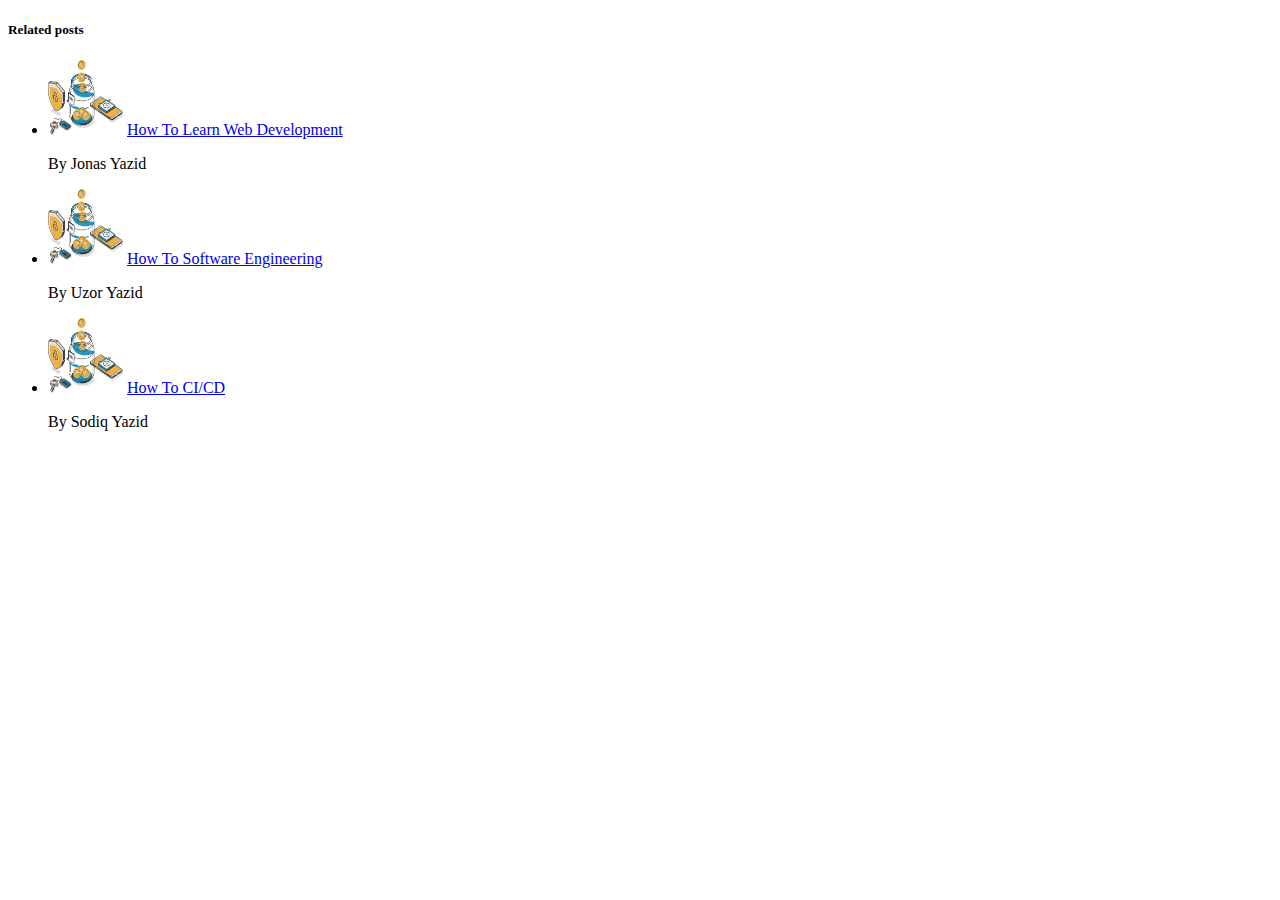
<file: challenge-1/index.html>
<!DOCTYPE html>
<html lang="en">
  <head>
    <meta charset="UTF-8" />
    <meta http-equiv="X-UA-Compatible" content="IE=edge" />
    <meta name="viewport" content="width=device-width, initial-scale=1.0" />
    <title>Document</title>
  </head>
  <body>
    <aside>
      <header>
        <h5>Related posts</h5>
      </header>
      <div>
        <ul>
          <li>
            <img src="nairaImage.png" alt="An Image" width="75" height="75"/>
            <a href="#">How To Learn Web Development</a>
            <p>By Jonas Yazid</p>
          </li>
          <li>
            <img src="nairaImage.png" alt="An Image" width="75" height="75"/>
            <a href="#">How To Software Engineering</a>
            <p>By Uzor Yazid</p>
          </li>
          <li>
            <img src="nairaImage.png" alt="An Image" width="75" height="75"/>
            <a href="#">How To CI/CD</a>
            <p>By Sodiq Yazid</p>
          </li>
        </ul>
      </div>
    </aside>
  </body>
</html>
</file>
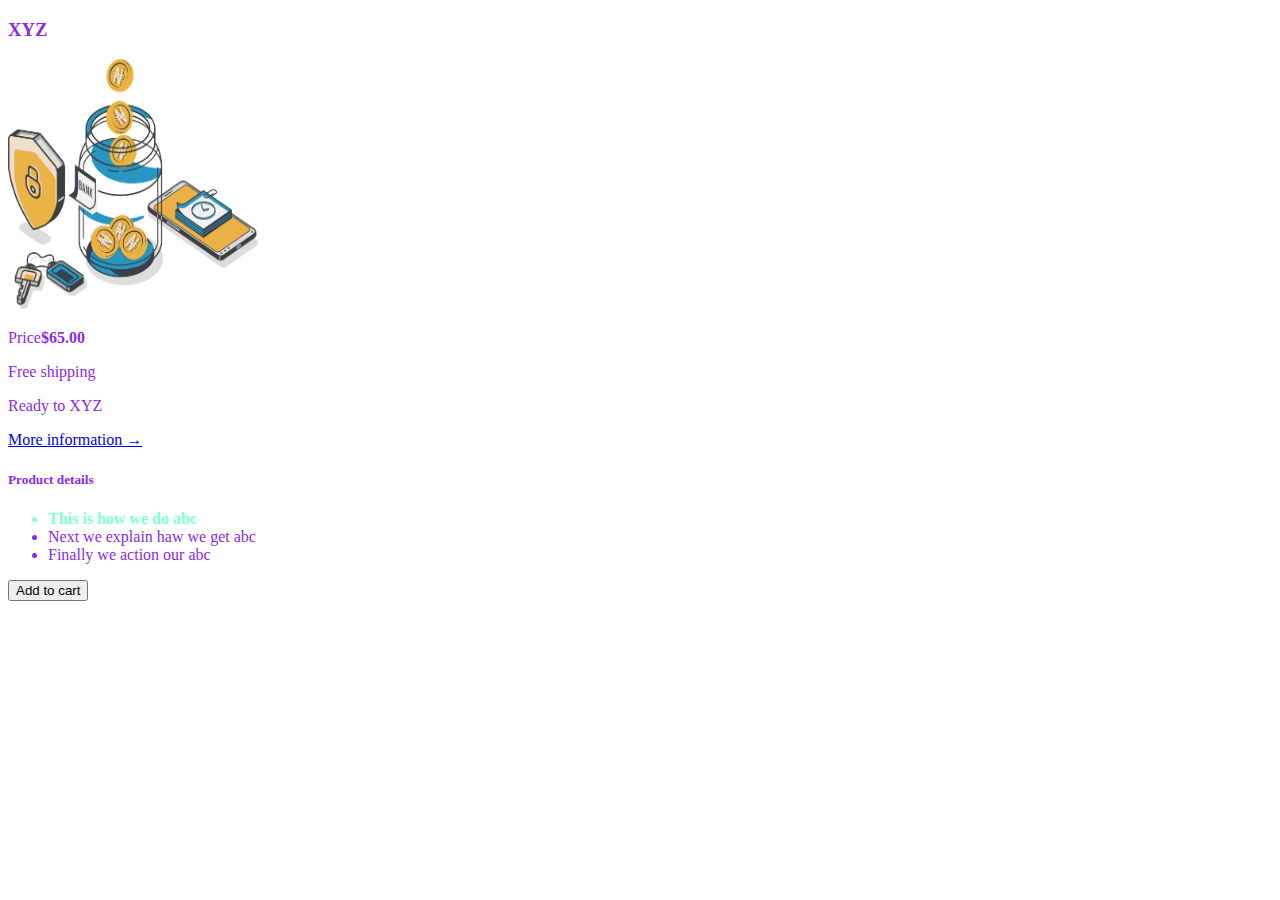
<file: challenge-2/index.html>
<!DOCTYPE html>
<html lang="en">
  <head>
    <meta charset="UTF-8" />
    <meta http-equiv="X-UA-Compatible" content="IE=edge" />
    <meta name="viewport" content="width=device-width, initial-scale=1.0" />
    <link rel="stylesheet" href="style.css">
    <title>Document</title>
  </head>
  <body>
    <aside>
      <header>
        <h3>XYZ</h3>
      </header>
      <div>
        <img src="nairaImage.png" alt="Naira-Image" width="250" height="250" />
        <p>Price<strong>$65.00</strong></p>
        <p>Free shipping</p>
        <p>Ready to XYZ</p>
        <a href="#">More information &rarr;</a>
        <div>
          <header>
            <h5>Product details</h5>
            <ul>
              <li>This is how we do abc</li>
              <li>Next we explain haw we get abc</li>
              <li>Finally we action our abc</li>
            </ul>
            <button>Add to cart</button>
          </header>
        </div>
      </div>
    </aside>
  </body>
</html>
</file>
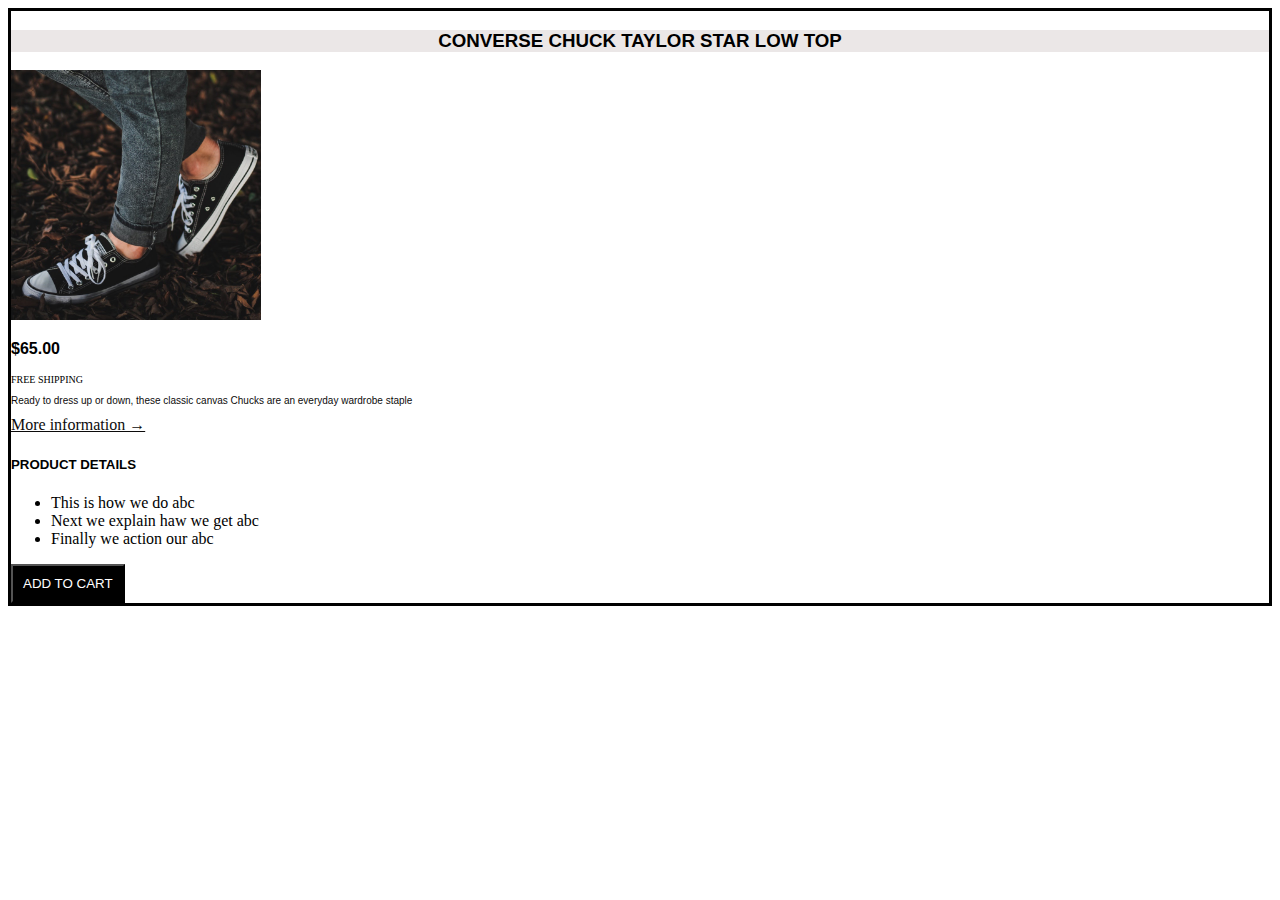
<file: challenge-3/index.html>
<!DOCTYPE html>
<html lang="en">
  <head>
    <meta charset="UTF-8" />
    <meta http-equiv="X-UA-Compatible" content="IE=edge" />
    <meta name="viewport" content="width=device-width, initial-scale=1.0" />
    <link rel="stylesheet" href="style.css" />
    <title>Document</title>
  </head>
  <body>
    <aside>
      <header class="header">
        <h3>CONVERSE CHUCK TAYLOR STAR LOW TOP</h3>
      </header>
      <div>
        <img src="img/challenges.jpg" alt="Naira-Image" width="250" height="250" />
        <p class="price"><strong>$65.00</strong></p>
        <p>Free shipping</p>
        <p>Ready to dress up or down, these classic canvas Chucks are an everyday wardrobe staple</p>
        <a href="#">More information &rarr;</a>
        <div>
          <header>
            <h5>Product details</h5>
            <ul>
              <li>This is how we do abc</li>
              <li>Next we explain haw we get abc</li>
              <li>Finally we action our abc</li>
            </ul>
            <button>Add to cart</button>
          </header>
        </div>
      </div>
    </aside>
  </body>
</html>
</file>
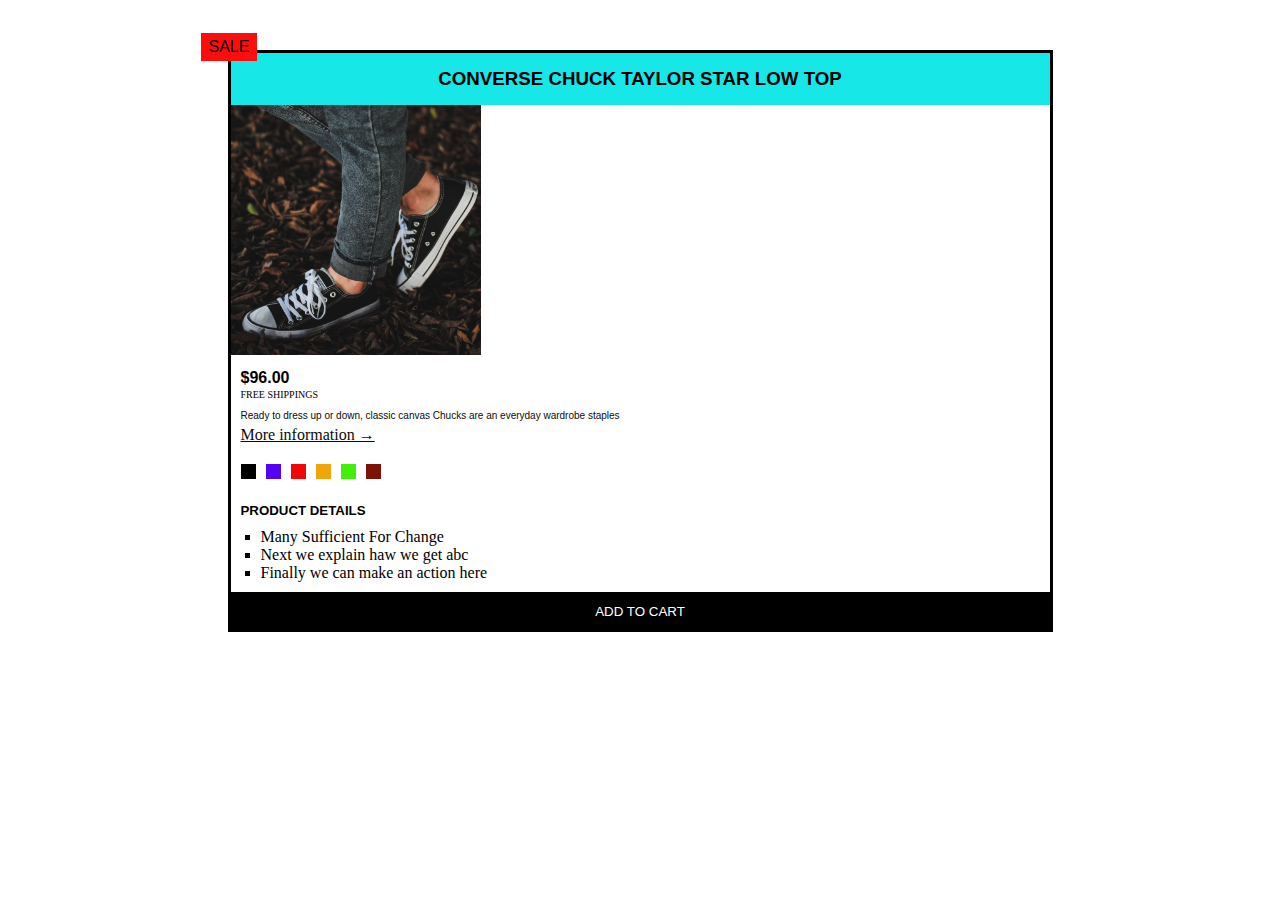
<file: challenge-4/index.html>
<!DOCTYPE html>
<html lang="en">
  <head>
    <meta charset="UTF-8" />
    <meta http-equiv="X-UA-Compatible" content="IE=edge" />
    <meta name="viewport" content="width=device-width, initial-scale=1.0" />
    <link rel="stylesheet" href="style.css" />
    <title>Document</title>
  </head>
  <body>
    <div class="container">
      <aside class="aside">
        <header class="header">
          <h3>CONVERSE CHUCK TAYLOR STAR LOW TOP</h3>
        </header>
        <div>
          <img
            src="img/challenges.jpg"
            alt="Naira-Image"
            width="250"
            height="250"
            class="imgs"
          />
          <p class="price details"><strong>$96.00</strong></p>
          <p class="shipping details">Free shippings</p>
          <p class="details">
            Ready to dress up or down, classic canvas Chucks are an everyday
            wardrobe staples
          </p>
          <a class="details" href="#">More information &rarr;</a>
          <div class="number_parent">
            <div class="first"></div>
            <div class="second"></div>
            <div class="third"></div>
            <div class="fourth"></div>
            <div class="fifth"></div>
            <div class="sixth"></div>
          </div>

          <div>
            <header>
              <h5 class="product_details details">Product details</h5>
              <ul>
                <li>Many Sufficient For Change</li>
                <li>Next we explain haw we get abc</li>
                <li>Finally we can make an action here</li>
              </ul>
              <button class="btn">Add to cart</button>
            </header>
          </div>
        </div>
      </aside>
    </div>
  </body>
</html>
</file>
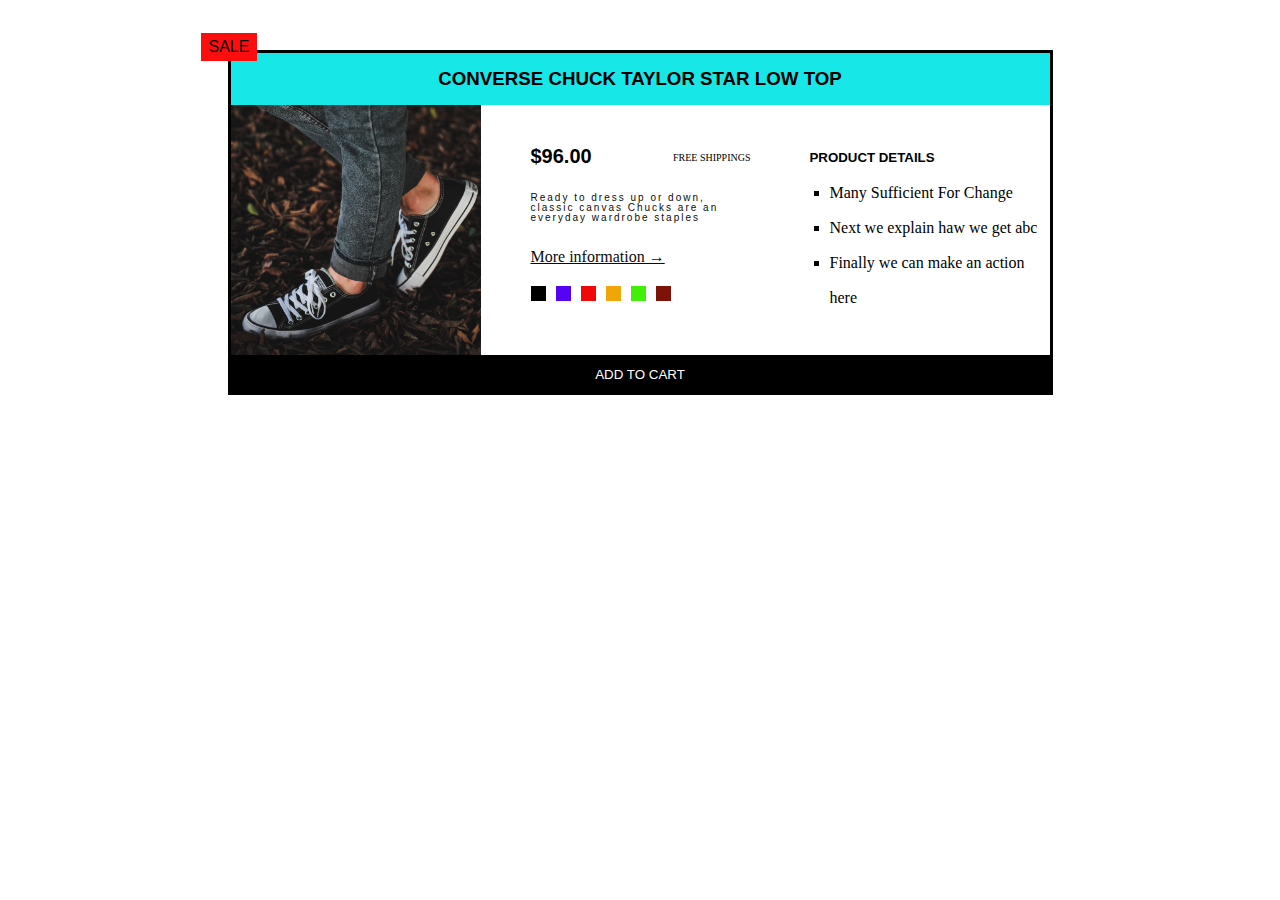
<file: challenge-5/index.html>
<!DOCTYPE html>
<html lang="en">
  <head>
    <meta charset="UTF-8" />
    <meta http-equiv="X-UA-Compatible" content="IE=edge" />
    <meta name="viewport" content="width=device-width, initial-scale=1.0" />
    <link rel="stylesheet" href="style.css" />
    <title>Document</title>
  </head>
  <body>
    <div class="container">
      <aside class="aside">
        <header class="header">
          <h3>CONVERSE CHUCK TAYLOR STAR LOW TOP</h3>
        </header>
        <div>
          <img src="img/challenges.jpg" alt="Naira-Image" width=250"
          height="250" class="imgs" />
          <div class="gallery">
            <div>
              <p class="price_1 details"><strong>$96.00</strong></p>
              <p class="shipping_1 details">Free shippings</p>
            </div>
            <div>
              <p class="text details">
                Ready to dress up or down, classic canvas Chucks are an everyday
                wardrobe staples
              </p>
            </div>
            <a class="details" href="#">More information &rarr;</a>
            <div class="number_parent">
              <div class="first"></div>
              <div class="second"></div>
              <div class="third"></div>
              <div class="fourth"></div>
              <div class="fifth"></div>
              <div class="sixth"></div>
            </div>
          </div>
          <div class="product_info">
            <header>
              <h5 class="product_details details">Product details</h5>
              <ul>
                <li>Many Sufficient For Change</li>
                <li>Next we explain haw we get abc</li>
                <li>Finally we can make an action here</li>
              </ul>
            </header>
          </div>
          <footer class="foot">
            <button class="btn">Add to cart</button>
          </footer>
        </div>
      </aside>
    </div>
  </body>
</html>
</file>
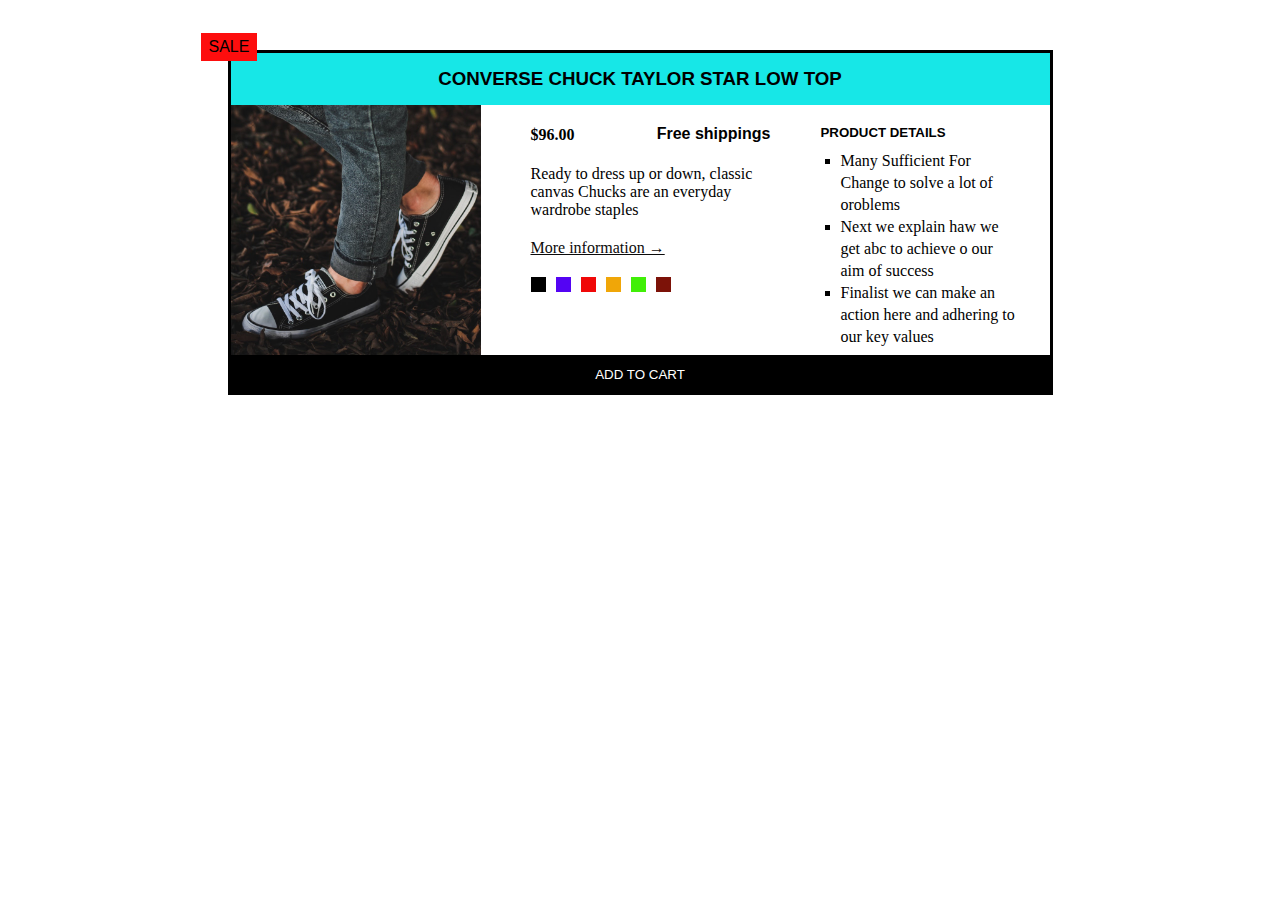
<file: challenge-6/index.html>
<!DOCTYPE html>
<html lang="en">
  <head>
    <meta charset="UTF-8" />
    <meta http-equiv="X-UA-Compatible" content="IE=edge" />
    <meta name="viewport" content="width=device-width, initial-scale=1.0" />
    <link rel="stylesheet" href="style.css" />
    <title>Document</title>
  </head>
  <body>
    <div class="container">
      <aside class="aside">
        <header class="header">
          <h3>CONVERSE CHUCK TAYLOR STAR LOW TOP</h3>
        </header>
        <div class="row">
          <img
            src="img/challenges.jpg"
            alt="Naira-Image"
            width="250"
            height="250"
            class="imgs"
          />
          <div class="price_info">
            <div class="price_ship">
              <p class="price details"><strong>$96.00</strong></p>
              <p class="shipping details">Free shippings</p>
            </div>
            <div class="price_text">
              <p class="text details">
                Ready to dress up or down, classic canvas Chucks are an everyday
                wardrobe staples
              </p>
            </div>
            <a class="details" href="#">More information &rarr;</a>
            <div class="number_parent">
              <div class="first"></div>
              <div class="second"></div>
              <div class="third"></div>
              <div class="fourth"></div>
              <div class="fifth"></div>
              <div class="sixth"></div>
            </div>
          </div>

          <div>
            <header>
              <h5 class="product_details details">Product details</h5>
              <ul class="my_list">
                <li>Many Sufficient For Change to solve a lot of oroblems</li>
                <li>Next we explain haw we get abc to achieve o our aim of success</li>
                <li>Finalist we can make an action here and adhering to our key values</li>
              </ul>
            </header>
          </div>
        </div>
        <footer>
          <button class="btn">Add to cart</button>
        </footer>
      </aside>
    </div>
  </body>
</html>
</file>
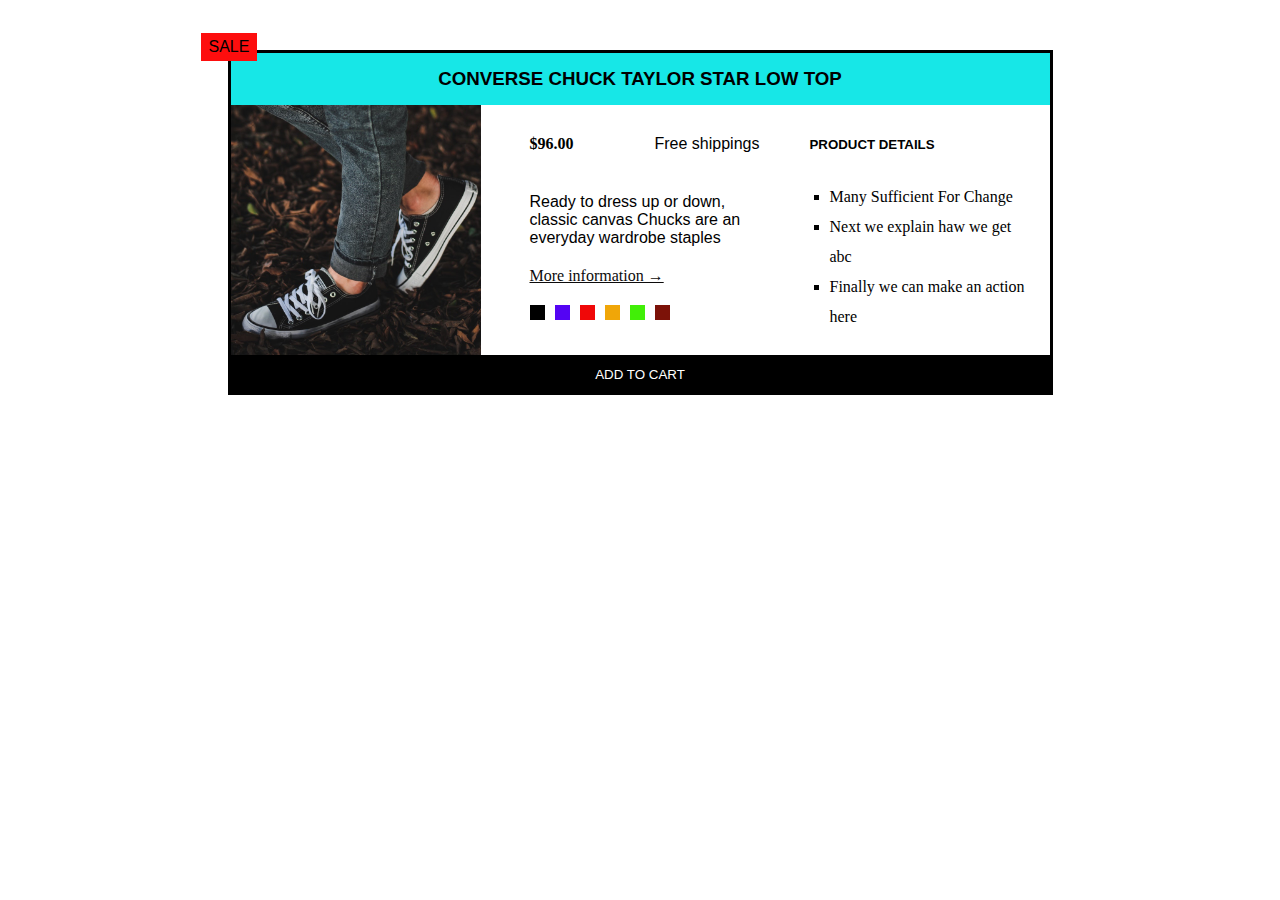
<file: challenge-7/index.html>
<!DOCTYPE html>
<html lang="en">
  <head>
    <meta charset="UTF-8" />
    <meta http-equiv="X-UA-Compatible" content="IE=edge" />
    <meta name="viewport" content="width=device-width, initial-scale=1.0" />
    <link rel="stylesheet" href="index.css" />
    <title>Document</title>
  </head>
  <body>
    <div class="container">
      <aside class="aside">
        <header class="header">
          <h3>CONVERSE CHUCK TAYLOR STAR LOW TOP</h3>
        </header>
        <div class="container-2">
          <img
            src="img/challenges.jpg"
            alt="Naira-Image"
            width="250"
            height="250"
            class="imgs"
          />
          <div>
            <div class="price_ship">
                <p class="price details"><strong>$96.00</strong></p>
                <p class="shipping details">Free shippings</p>
            </div>
            <p class="text details">
              Ready to dress up or down, classic canvas Chucks are an everyday
              wardrobe staples
            </p>
            <a class="details" href="#">More information &rarr;</a>
            <div class="number_parent">
              <div class="first"></div>
              <div class="second"></div>
              <div class="third"></div>
              <div class="fourth"></div>
              <div class="fifth"></div>
              <div class="sixth"></div>
            </div>
          </div>

          <div>
            <header>
              <h5 class="product_details details">Product details</h5>
              <ul class="line_class">
                <li>Many Sufficient For Change</li>
                <li>Next we explain haw we get abc</li>
                <li>Finally we can make an action here</li>
              </ul>
            </header>
          </div>
          <footer>
            <button class="btn">Add to cart</button>
          </footer>
        </div>
      </aside>
    </div>
  </body>
</html>
</file>
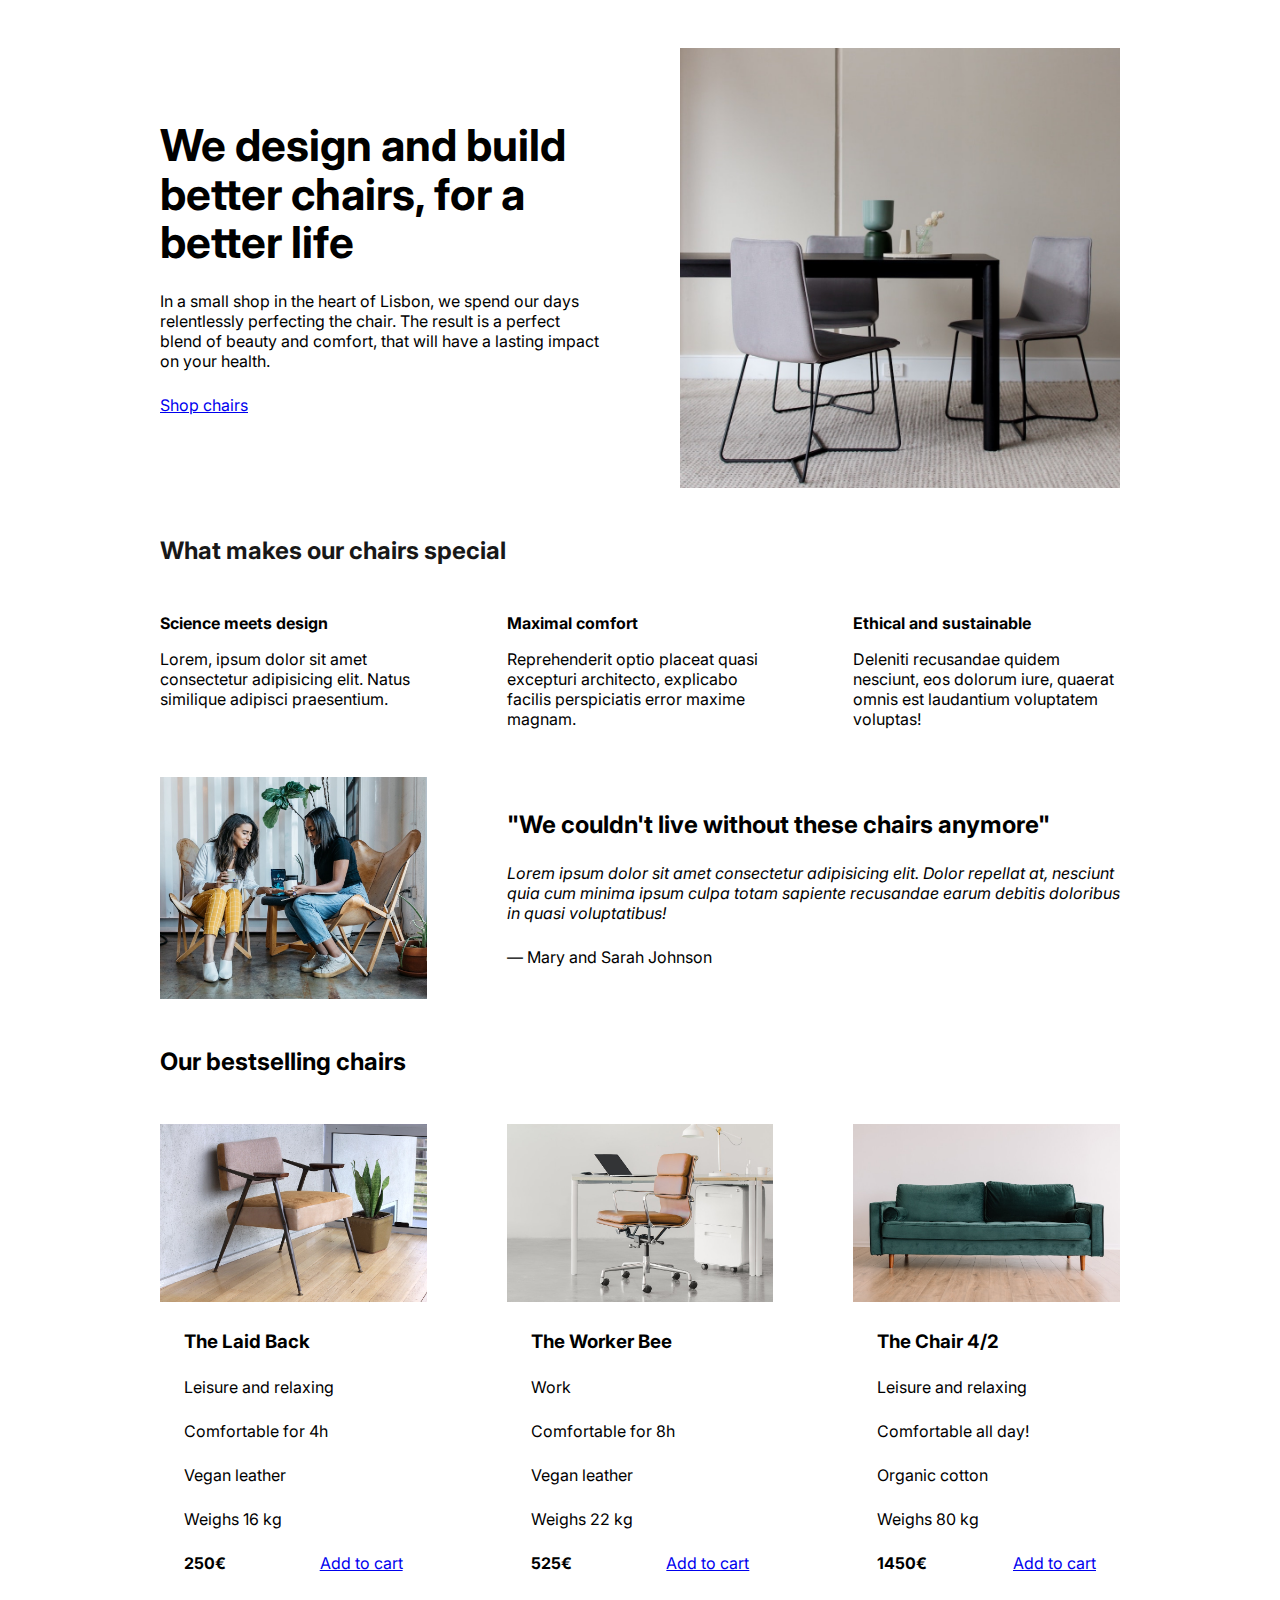
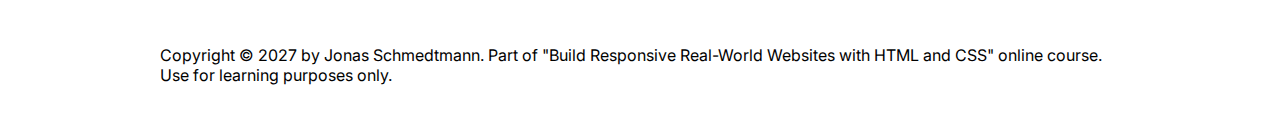
<file: sec-5/index.html>
<!DOCTYPE html>
<html lang="en">
  <head>
    <meta charset="UTF-8" />
    <meta http-equiv="X-UA-Compatible" content="IE=edge" />
    <meta name="viewport" content="width=device-width, initial-scale=1.0" />

    <link rel="preconnect" href="https://fonts.googleapis.com" />
    <link rel="preconnect" href="https://fonts.gstatic.com" crossorigin />
    <link
      href="https://fonts.googleapis.com/css2?family=Inter:wght@400;500;700&display=swap"
      rel="stylesheet"
    />
    
    <link rel="stylesheet" href="index.css" />
    <title>Lisbon Chair Shop</title>
  </head>
  <body>
    <div class="container">
      <header>
        <div class="header-text-box">
          <h1>We design and build better chairs, for a better life</h1>
          <p class="header-text">
            In a small shop in the heart of Lisbon, we spend our days
            relentlessly perfecting the chair. The result is a perfect blend of
            beauty and comfort, that will have a lasting impact on your health.
          </p>
          <a class="btn btn--big" href="#">Shop chairs</a>
        </div>
        <img src="hero.jpg" class="hero--image" alt="Photo" />
      </header>

      <section>
        <h2 class="h2--header">What makes our chairs special</h2>
        <div class="grid-3-cols">
          <div>
            <p class="features-title"><strong>Science meets design</strong></p>
            <p class="features-text">
              Lorem, ipsum dolor sit amet consectetur adipisicing elit. Natus
              similique adipisci praesentium.
            </p>
          </div>

          <div>
            <p class="features-title">
              <strong>Maximal comfort</strong>
            </p>
            <p class="features-text">
              Reprehenderit optio placeat quasi excepturi architecto, explicabo
              facilis perspiciatis error maxime magnam.
            </p>
          </div>

          <div>
            <p class="features-title">
              <strong>Ethical and sustainable</strong>
            </p>
            <p class="features-text">
              Deleniti recusandae quidem nesciunt, eos dolorum iure, quaerat
              omnis est laudantium voluptatem voluptas!
            </p>
          </div>
        </div>
      </section>

      <section class="testimonial-section">
        <div class="grid-3-cols">
          <img src="customers.jpg" alt="People sitting on chairs" />
          <div class="testimonial-box">
            <h2>"We couldn't live without these chairs anymore"</h2>
            <blockquote class="testimonial-text">
              Lorem ipsum dolor sit amet consectetur adipisicing elit. Dolor
              repellat at, nesciunt quia cum minima ipsum culpa totam sapiente
              recusandae earum debitis doloribus in quasi voluptatibus!
            </blockquote>
            <p class="testimonial-author">&mdash; Mary and Sarah Johnson</p>
          </div>
        </div>
      </section>

      <section>
        <h2>Our bestselling chairs</h2>
        <div class="grid-3-cols">
          <figure class="chair">
            <img src="chair-1.jpg" alt="Chair" />
            <div class="chair-box">
              <h3>The Laid Back</h3>
              <ul class="chair-details">
                <li>
                  <span>Leisure and relaxing</span>
                </li>
                <li>
                  <span>Comfortable for 4h</span>
                </li>
                <li>
                  <span>Vegan leather</span>
                </li>
                <li>
                  <span>Weighs 16 kg</span>
                </li>
              </ul>
              <div class="chair-price">
                <strong>250€</strong>
                <a href="#" class="btn btn--small">Add to cart</a>
              </div>
            </div>
          </figure>

          <figure class="chair">
            <img src="chair-2.jpg" alt="Chair" />
            <div class="chair-box">
              <h3>The Worker Bee</h3>
              <ul class="chair-details">
                <li>
                  <span>Work</span>
                </li>
                <li>
                  <span>Comfortable for 8h</span>
                </li>
                <li>
                  <span>Vegan leather</span>
                </li>
                <li>
                  <span>Weighs 22 kg</span>
                </li>
              </ul>
              <div class="chair-price">
                <strong>525€</strong>
                <a href="#" class="btn btn--small">Add to cart</a>
              </div>
            </div>
          </figure>

          <figure class="chair">
            <img src="chair-3.jpg" alt="Chair" />
            <div class="chair-box">
              <h3>The Chair 4/2</h3>
              <ul class="chair-details">
                <li>
                  <span>Leisure and relaxing</span>
                </li>
                <li>
                  <span>Comfortable all day!</span>
                </li>
                <li>
                  <span>Organic cotton</span>
                </li>
                <li>
                  <span>Weighs 80 kg</span>
                </li>
              </ul>
              <div class="chair-price">
                <strong>1450€</strong>
                <a href="#" class="btn btn--small">Add to cart</a>
              </div>
            </div>
          </figure>
        </div>
      </section>

      <footer>
        Copyright &copy; 2027 by Jonas Schmedtmann. Part of "Build Responsive
        Real-World Websites with HTML and CSS" online course. Use for learning
        purposes only.
      </footer>
    </div>
  </body>
</html>
</file>
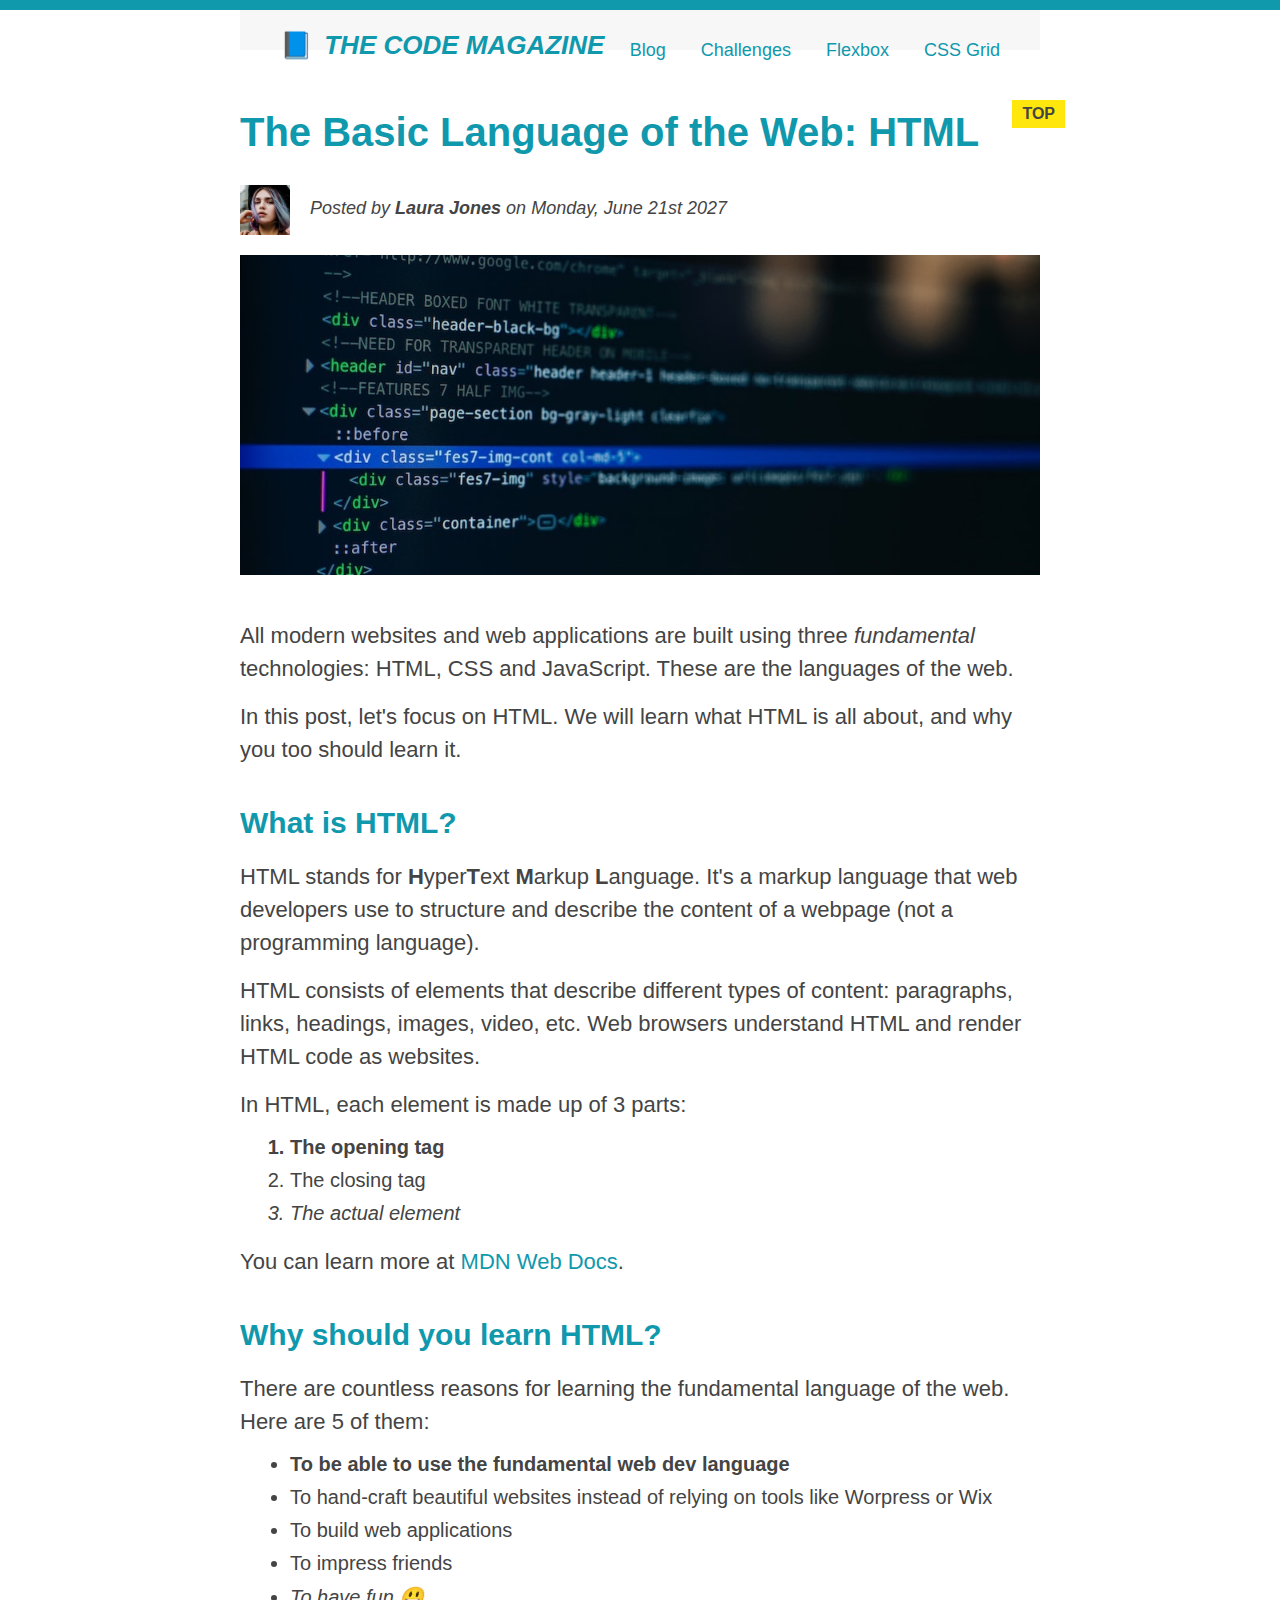
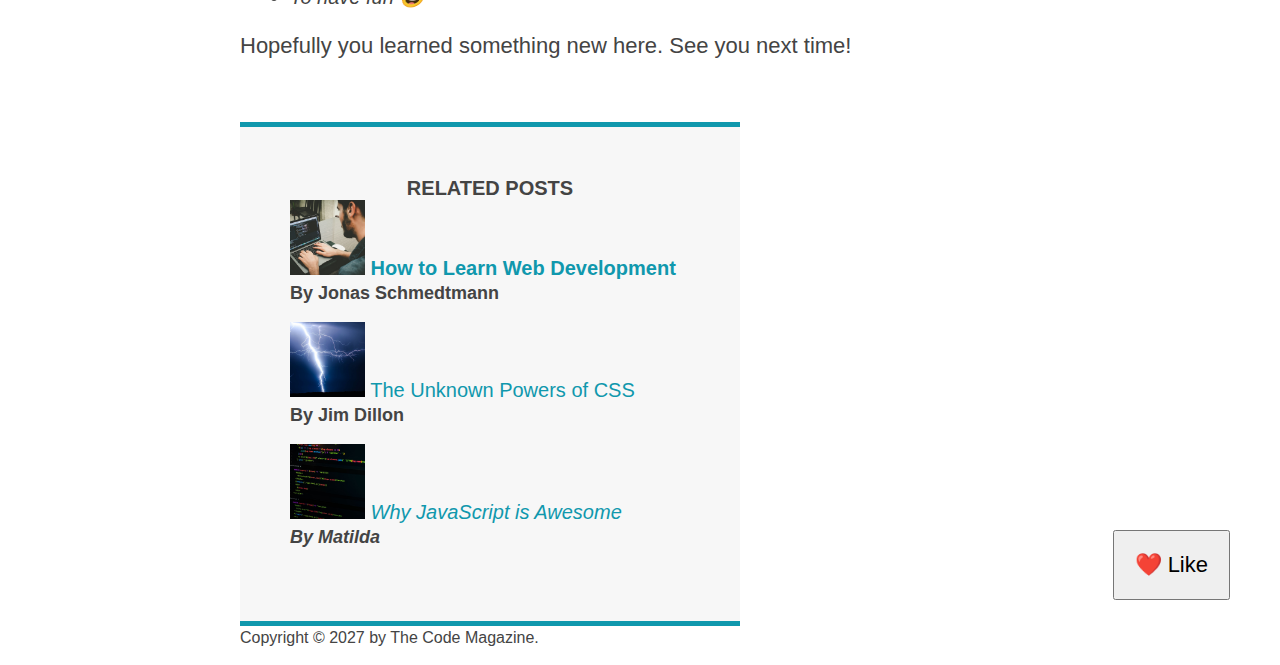
<file: sec-4/Layout-1-float/index.html>
<!DOCTYPE html>
<html lang="en">
  <head>
    <meta charset="UTF-8" />
    <link href="index.css" rel="stylesheet" />

    <title>The Basic Language of the Web: HTML</title>
  </head>

  <body>
    <!--
    <h1>The Basic Language of the Web: HTML</h1>
    <h2>The Basic Language of the Web: HTML</h2>
    <h3>The Basic Language of the Web: HTML</h3>
    <h4>The Basic Language of the Web: HTML</h4>
    <h5>The Basic Language of the Web: HTML</h5>
    <h6>The Basic Language of the Web: HTML</h6>
    -->

    <div class="container">
      <header class="main-header">
        <h1>📘 The Code Magazine</h1>

        <nav>
          <!-- <strong>This is the navigation</strong> -->
          <a href="blog.html">Blog</a>
          <a href="#">Challenges</a>
          <a href="#">Flexbox</a>
          <a href="#">CSS Grid</a>
        </nav>
      </header>

      <article>
        <header class="post-header">
          <h2>The Basic Language of the Web: HTML</h2>

          <img
          class="author_img"
            src="img/laura-jones.jpg"
            alt="Headshot of Laura Jones"
            height="50"
            width="50"
          />

          <p id="author" class="authors">
            Posted by <strong>Laura Jones</strong> on Monday, June 21st 2027
          </p>

          <img
            src="img/post-img.jpg"
            alt="HTML code on a screen"
            width="500"
            height="200"
            class="post-img"
          />
          <button>❤️ Like</button>
        </header>

        <p>
          All modern websites and web applications are built using three
          <em>fundamental</em>
          technologies: HTML, CSS and JavaScript. These are the languages of the
          web.
        </p>

        <p>
          In this post, let's focus on HTML. We will learn what HTML is all
          about, and why you too should learn it.
        </p>

        <h3>What is HTML?</h3>
        <p>
          HTML stands for <strong>H</strong>yper<strong>T</strong>ext
          <strong>M</strong>arkup <strong>L</strong>anguage. It's a markup
          language that web developers use to structure and describe the content
          of a webpage (not a programming language).
        </p>
        <p>
          HTML consists of elements that describe different types of content:
          paragraphs, links, headings, images, video, etc. Web browsers
          understand HTML and render HTML code as websites.
        </p>
        <p>In HTML, each element is made up of 3 parts:</p>

        <ol>
          <li class="first-li">The opening tag</li>
          <li>The closing tag</li>
          <li>The actual element</li>
        </ol>

        <p>
          You can learn more at
          <a
            href="https://developer.mozilla.org/en-US/docs/Web/HTML"
            target="_blank"
            >MDN Web Docs</a
          >.
        </p>

        <h3>Why should you learn HTML?</h3>

        <p>
          There are countless reasons for learning the fundamental language of
          the web. Here are 5 of them:
        </p>

        <ul>
          <li class="first-li">
            To be able to use the fundamental web dev language
          </li>
          <li>
            To hand-craft beautiful websites instead of relying on tools like
            Worpress or Wix
          </li>
          <li>To build web applications</li>
          <li>To impress friends</li>
          <li>To have fun 😃</li>
        </ul>

        <p>Hopefully you learned something new here. See you next time!</p>
      </article>

      <aside>
        <h4>Related posts</h4>

        <ul class="related">
          <li>
            <img
              src="img/related-1.jpg"
              alt="Person programming"
              width="75"
              height="75"
            />
            <a href="#">How to Learn Web Development</a>
            <p class="related-author">By Jonas Schmedtmann</p>
          </li>
          <li>
            <img
              src="img/related-2.jpg"
              alt="Lightning"
              width="75"
              height="75"
            />
            <a href="#">The Unknown Powers of CSS</a>
            <p class="related-author">By Jim Dillon</p>
          </li>
          <li>
            <img
              src="img/related-3.jpg"
              alt="JavaScript code on a screen"
              width="75"
              height="75"
            />
            <a href="#">Why JavaScript is Awesome</a>
            <p class="related-author">By Matilda</p>
          </li>
        </ul>
      </aside>

      <footer>
        <p id="copyright" class="copyright text">
          Copyright &copy; 2027 by The Code Magazine.
        </p>
      </footer>
    </div>
  </body>
</html>
</file>
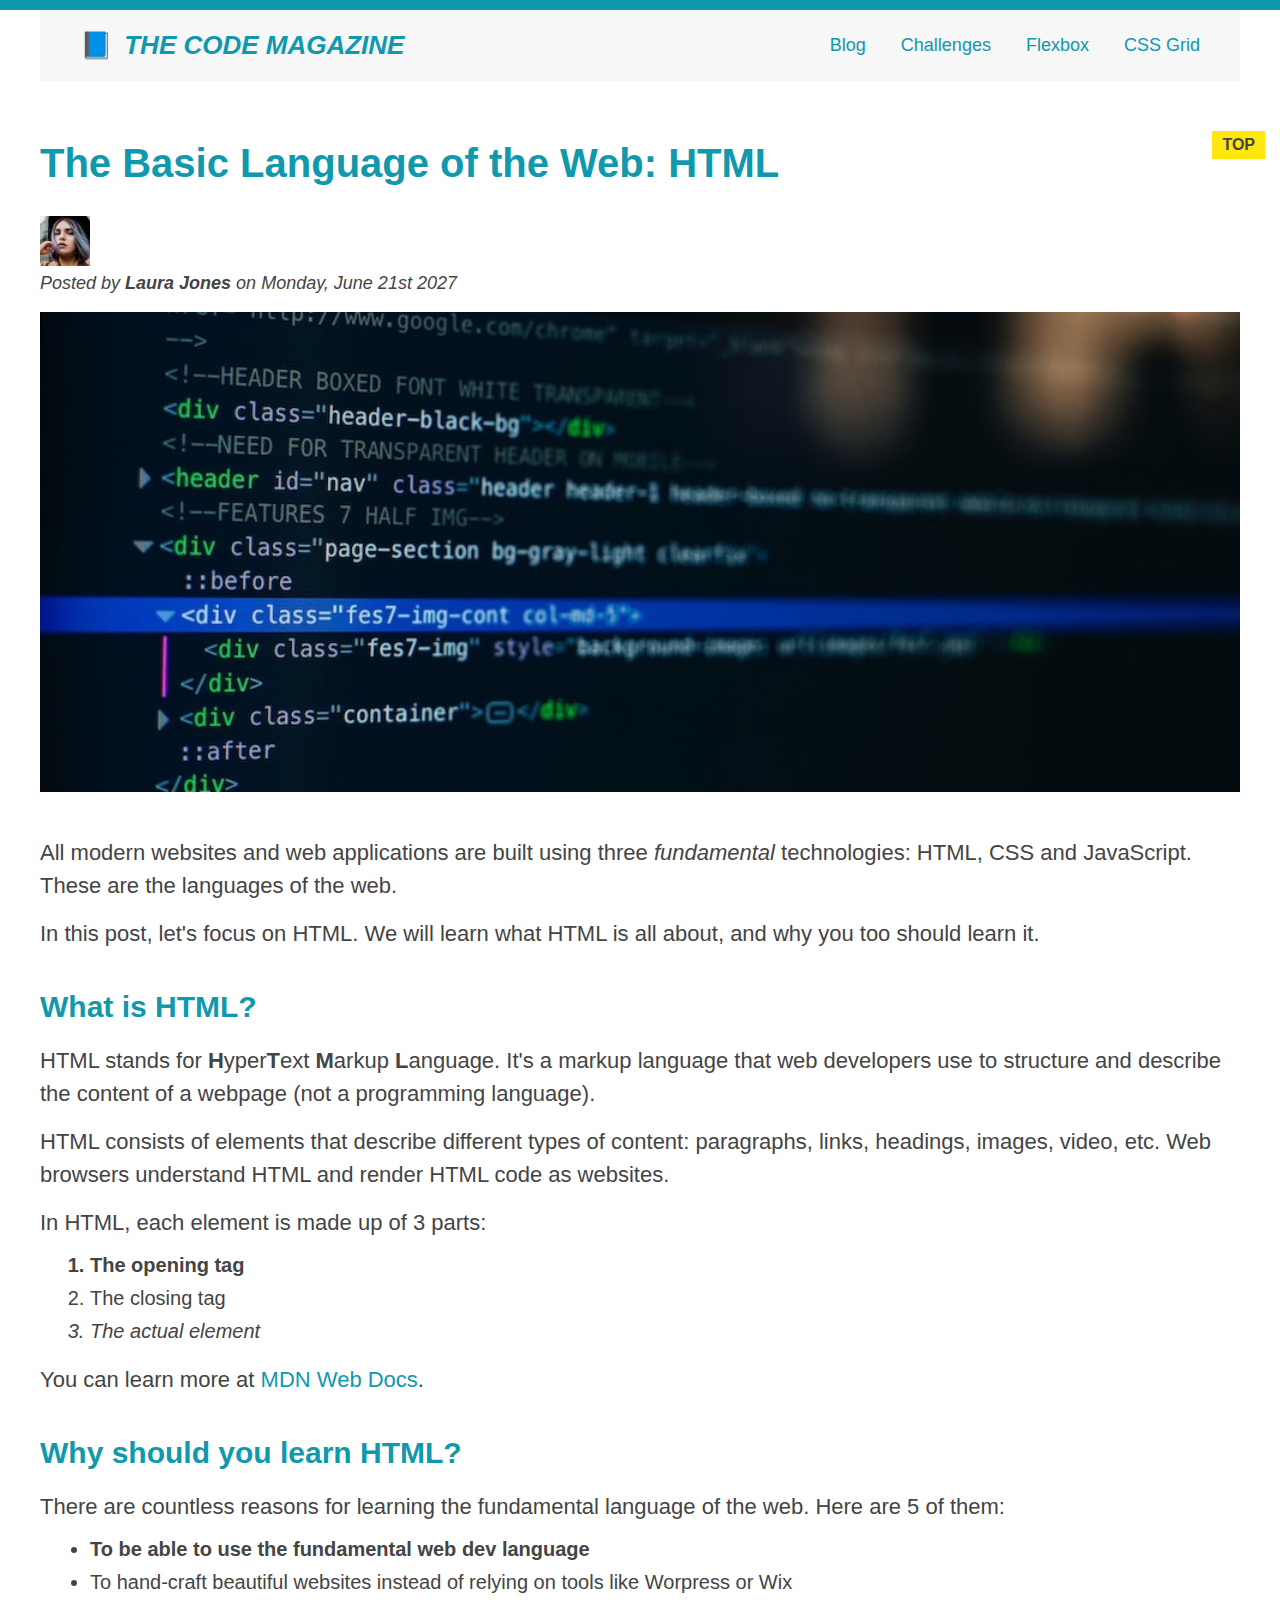
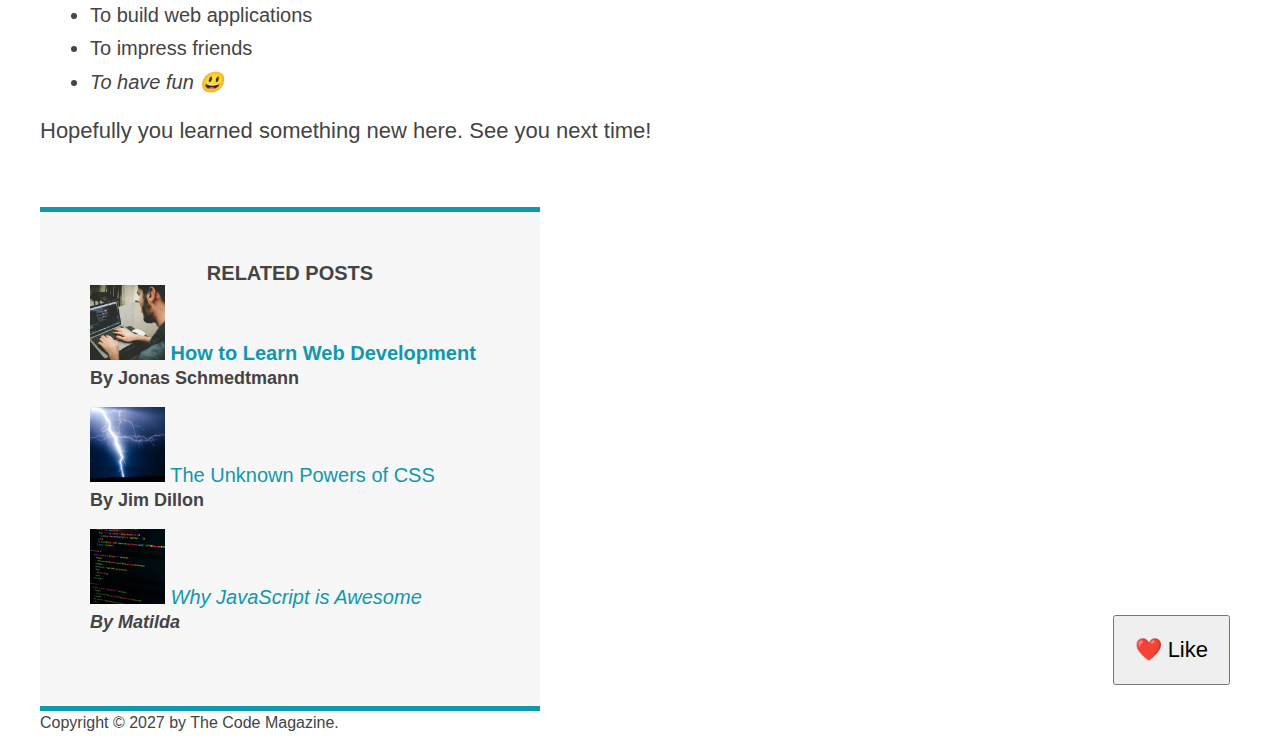
<file: sec-4/Layout-2-flexbox/index.html>
<!DOCTYPE html>
<html lang="en">
  <head>
    <meta charset="UTF-8" />
    <link href="index.css" rel="stylesheet" />

    <title>The Basic Language of the Web: HTML</title>
  </head>

  <body>
    <!--
    <h1>The Basic Language of the Web: HTML</h1>
    <h2>The Basic Language of the Web: HTML</h2>
    <h3>The Basic Language of the Web: HTML</h3>
    <h4>The Basic Language of the Web: HTML</h4>
    <h5>The Basic Language of the Web: HTML</h5>
    <h6>The Basic Language of the Web: HTML</h6>
    -->

    <div class="container">
      <header class="main-header">
        <h1>📘 The Code Magazine</h1>

        <nav>
          <!-- <strong>This is the navigation</strong> -->
          <a href="blog.html">Blog</a>
          <a href="#">Challenges</a>
          <a href="flexbox.html">Flexbox</a>
          <a href="css-grid.html">CSS Grid</a>
        </nav>
      </header>

      <article>
        <header class="post-header">
          <h2>The Basic Language of the Web: HTML</h2>
          <div>
            <img
              class="author_img"
              src="img/laura-jones.jpg"
              alt="Headshot of Laura Jones"
              height="50"
              width="50"
            />

            <p id="author" class="authors">
              Posted by <strong>Laura Jones</strong> on Monday, June 21st 2027
            </p>
          </div>

          <img
            src="img/post-img.jpg"
            alt="HTML code on a screen"
            width="500"
            height="200"
            class="post-img"
          />
          <button>❤️ Like</button>
        </header>

        <p>
          All modern websites and web applications are built using three
          <em>fundamental</em>
          technologies: HTML, CSS and JavaScript. These are the languages of the
          web.
        </p>

        <p>
          In this post, let's focus on HTML. We will learn what HTML is all
          about, and why you too should learn it.
        </p>

        <h3>What is HTML?</h3>
        <p>
          HTML stands for <strong>H</strong>yper<strong>T</strong>ext
          <strong>M</strong>arkup <strong>L</strong>anguage. It's a markup
          language that web developers use to structure and describe the content
          of a webpage (not a programming language).
        </p>
        <p>
          HTML consists of elements that describe different types of content:
          paragraphs, links, headings, images, video, etc. Web browsers
          understand HTML and render HTML code as websites.
        </p>
        <p>In HTML, each element is made up of 3 parts:</p>

        <ol>
          <li class="first-li">The opening tag</li>
          <li>The closing tag</li>
          <li>The actual element</li>
        </ol>

        <p>
          You can learn more at
          <a
            href="https://developer.mozilla.org/en-US/docs/Web/HTML"
            target="_blank"
            >MDN Web Docs</a
          >.
        </p>

        <h3>Why should you learn HTML?</h3>

        <p>
          There are countless reasons for learning the fundamental language of
          the web. Here are 5 of them:
        </p>

        <ul>
          <li class="first-li">
            To be able to use the fundamental web dev language
          </li>
          <li>
            To hand-craft beautiful websites instead of relying on tools like
            Worpress or Wix
          </li>
          <li>To build web applications</li>
          <li>To impress friends</li>
          <li>To have fun 😃</li>
        </ul>

        <p>Hopefully you learned something new here. See you next time!</p>
      </article>

      <aside>
        <h4>Related posts</h4>

        <ul class="related">
          <li>
            <img
              src="img/related-1.jpg"
              alt="Person programming"
              width="75"
              height="75"
            />
            <a href="#">How to Learn Web Development</a>
            <p class="related-author">By Jonas Schmedtmann</p>
          </li>
          <li>
            <img
              src="img/related-2.jpg"
              alt="Lightning"
              width="75"
              height="75"
            />
            <a href="#">The Unknown Powers of CSS</a>
            <p class="related-author">By Jim Dillon</p>
          </li>
          <li>
            <img
              src="img/related-3.jpg"
              alt="JavaScript code on a screen"
              width="75"
              height="75"
            />
            <a href="#">Why JavaScript is Awesome</a>
            <p class="related-author">By Matilda</p>
          </li>
        </ul>
      </aside>

      <footer>
        <p id="copyright" class="copyright text">
          Copyright &copy; 2027 by The Code Magazine.
        </p>
      </footer>
    </div>
  </body>
</html>
</file>
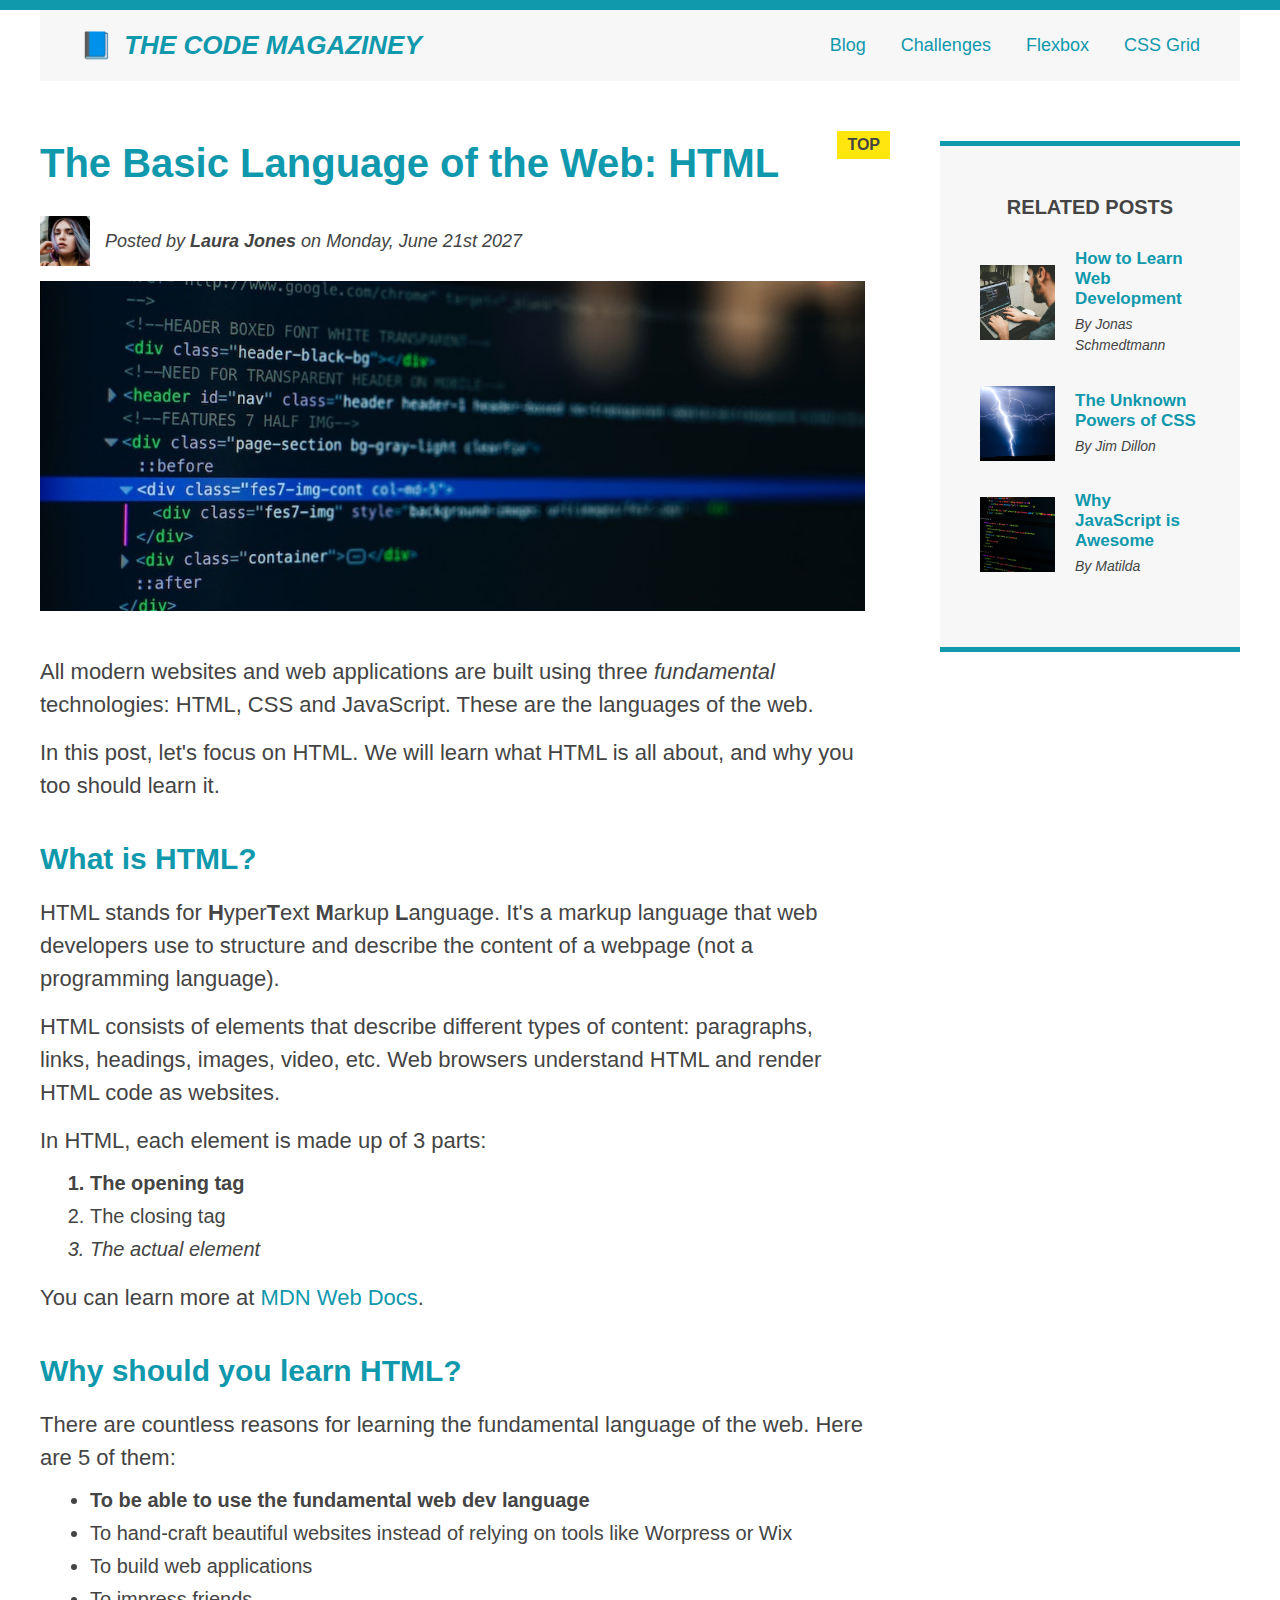
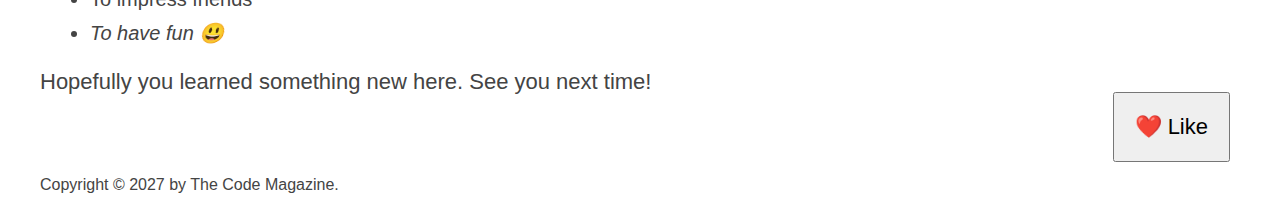
<file: sec-4/Layout-3-grid/index.html>
<!DOCTYPE html>
<html lang="en">
  <head>
    <meta charset="UTF-8" />
    <link href="index.css" rel="stylesheet" />

    <title>The Basic Language of the Web: HTML</title>
  </head>

  <body>
    <!--
    <h1>The Basic Language of the Web: HTML</h1>
    <h2>The Basic Language of the Web: HTML</h2>
    <h3>The Basic Language of the Web: HTML</h3>
    <h4>The Basic Language of the Web: HTML</h4>
    <h5>The Basic Language of the Web: HTML</h5>
    <h6>The Basic Language of the Web: HTML</h6>
    -->

    <div class="container">
      <header class="main-header">
        <h1>📘 The Code MagazineY</h1>

        <nav>
          <!-- <strong>This is the navigation</strong> -->
          <a href="blog.html">Blog</a>
          <a href="#">Challenges</a>
          <a href="flexbox.html">Flexbox</a>
          <a href="css-grid.html">CSS Grid</a>
        </nav>

        <!-- <div class="clear"></div> -->
      </header>

      <!-- ONLY NECESSARY FOR FLEXBOX -->
      <!-- <div class="row"> -->
      <article>
        <header class="post-header">
          <h2>The Basic Language of the Web: HTML</h2>

          <div class="author-box">
            <img
              src="img/laura-jones.jpg"
              alt="Headshot of Laura Jones"
              height="50"
              width="50"
              class="author-img"
            />

            <p id="author" class="author">
              Posted by <strong>Laura Jones</strong> on Monday, June 21st 2027
            </p>
          </div>

          <img
            src="img/post-img.jpg"
            alt="HTML code on a screen"
            width="500"
            height="200"
            class="post-img"
          />
          <button>❤️ Like</button>
        </header>

        <p>
          All modern websites and web applications are built using three
          <em>fundamental</em>
          technologies: HTML, CSS and JavaScript. These are the languages of the
          web.
        </p>

        <p>
          In this post, let's focus on HTML. We will learn what HTML is all
          about, and why you too should learn it.
        </p>

        <h3>What is HTML?</h3>
        <p>
          HTML stands for <strong>H</strong>yper<strong>T</strong>ext
          <strong>M</strong>arkup <strong>L</strong>anguage. It's a markup
          language that web developers use to structure and describe the content
          of a webpage (not a programming language).
        </p>
        <p>
          HTML consists of elements that describe different types of content:
          paragraphs, links, headings, images, video, etc. Web browsers
          understand HTML and render HTML code as websites.
        </p>
        <p>In HTML, each element is made up of 3 parts:</p>

        <ol>
          <li class="first-li">The opening tag</li>
          <li>The closing tag</li>
          <li>The actual element</li>
        </ol>

        <p>
          You can learn more at
          <a
            href="https://developer.mozilla.org/en-US/docs/Web/HTML"
            target="_blank"
            >MDN Web Docs</a
          >.
        </p>

        <h3>Why should you learn HTML?</h3>

        <p>
          There are countless reasons for learning the fundamental language of
          the web. Here are 5 of them:
        </p>

        <ul>
          <li class="first-li">
            To be able to use the fundamental web dev language
          </li>
          <li>
            To hand-craft beautiful websites instead of relying on tools like
            Worpress or Wix
          </li>
          <li>To build web applications</li>
          <li>To impress friends</li>
          <li>To have fun 😃</li>
        </ul>

        <p>Hopefully you learned something new here. See you next time!</p>
      </article>

      <aside>
        <h4>Related posts</h4>

        <ul class="related">
          <li class="related-post">
            <img
              src="img/related-1.jpg"
              alt="Person programming"
              width="75"
              height="75"
            />
            <div>
              <a href="#" class="related-link">How to Learn Web Development</a>
              <p class="related-author">By Jonas Schmedtmann</p>
            </div>
          </li>
          <li class="related-post">
            <img
              src="img/related-2.jpg"
              alt="Lightning"
              width="75"
              height="75"
            />
            <div>
              <a href="#" class="related-link">The Unknown Powers of CSS</a>
              <p class="related-author">By Jim Dillon</p>
            </div>
          </li>
          <li class="related-post">
            <img
              src="img/related-3.jpg"
              alt="JavaScript code on a screen"
              width="75"
              height="75"
            />
            <div>
              <a href="#" class="related-link">Why JavaScript is Awesome</a>
              <p class="related-author">By Matilda</p>
            </div>
          </li>
        </ul>
      </aside>
      <!-- </div> -->

      <footer>
        <p id="copyright" class="copyright text">
          Copyright &copy; 2027 by The Code Magazine.
        </p>
      </footer>
    </div>
  </body>
</html>
</file>
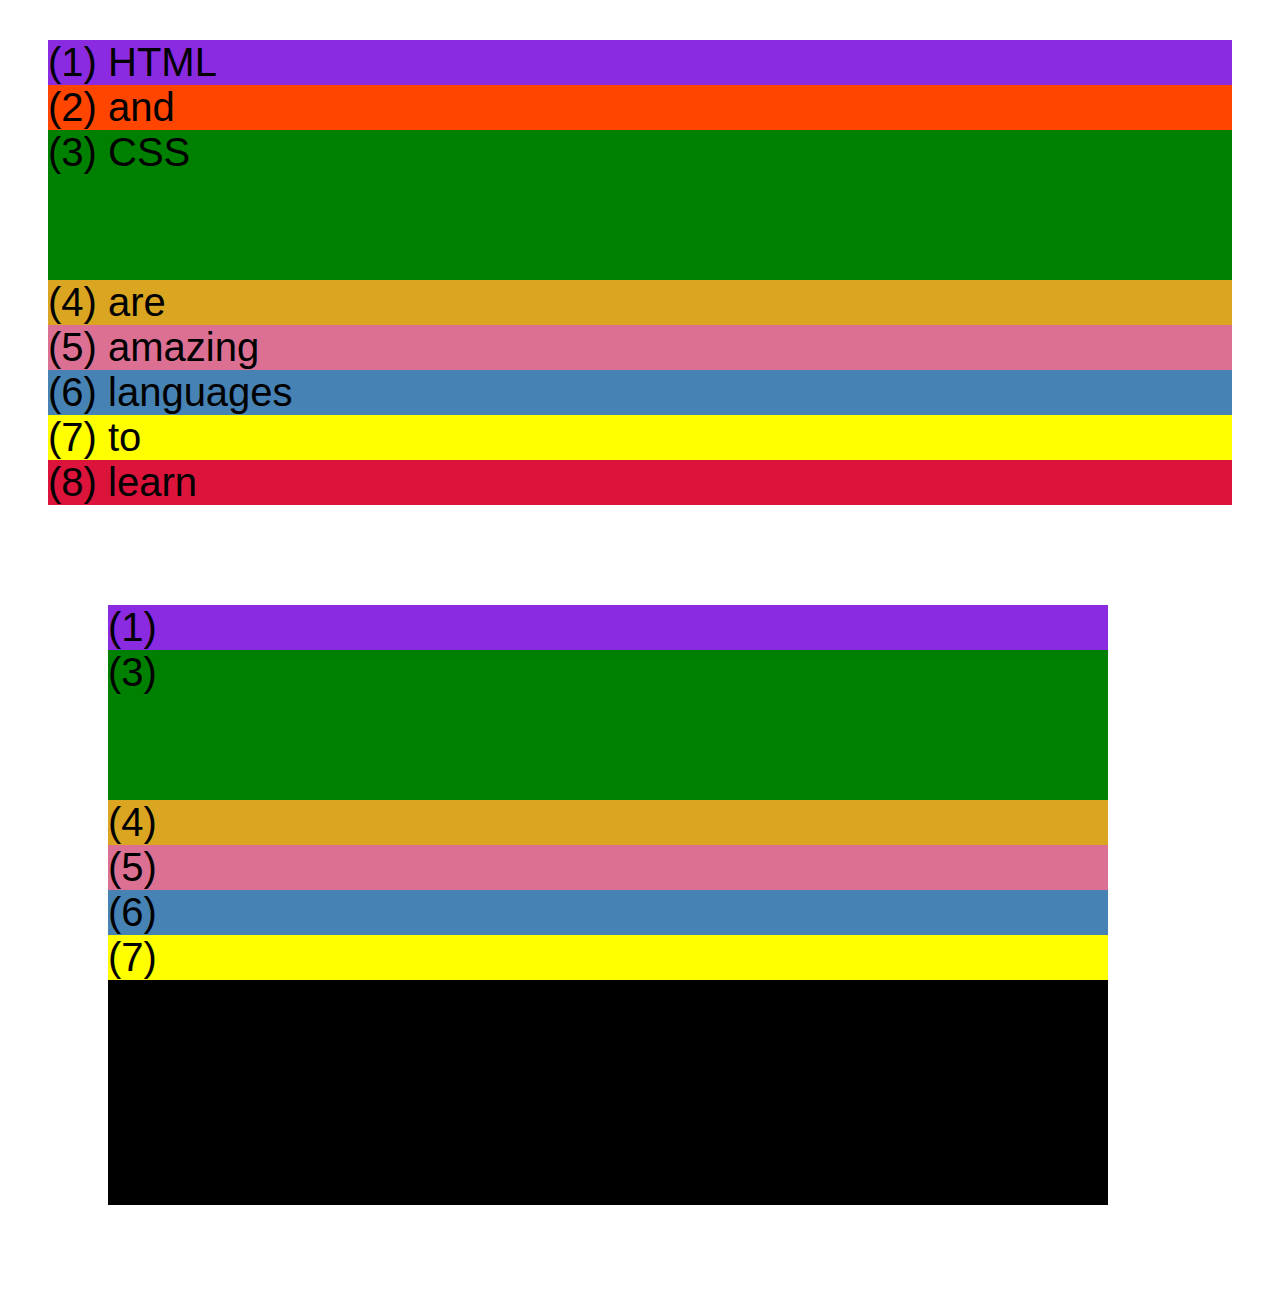
<file: sec-4/Layout-2-flexbox/css-grid.html>
<!DOCTYPE html>
<html lang="en">
  <head>
    <meta charset="UTF-8" />
    <meta http-equiv="X-UA-Compatible" content="IE=edge" />
    <meta name="viewport" content="width=device-width, initial-scale=1.0" />
    <title>CSS Grid</title>
    <style>
      .el--1 {
        background-color: blueviolet;
      }
      .el--2 {
        background-color: orangered;
      }
      .el--3 {
        background-color: green;
        height: 150px;
      }
      .el--4 {
        background-color: goldenrod;
      }
      .el--5 {
        background-color: palevioletred;
      }
      .el--6 {
        background-color: steelblue;
      }
      .el--7 {
        background-color: yellow;
      }
      .el--8 {
        background-color: crimson;
      }

      .container--1 {
        /* STARTER */
        font-family: sans-serif;
        background-color: #ddd;
        font-size: 40px;
        margin: 40px;

        /* CSS GRID */
      }

      .container--2 {
        /* STARTER */
        font-family: sans-serif;
        background-color: black;
        font-size: 40px;
        margin: 100px;

        width: 1000px;
        height: 600px;

        /* CSS GRID */
      }
    </style>
  </head>
  <body>
    <div class="container--1">
      <div class="el el--1">(1) HTML</div>
      <div class="el el--2">(2) and</div>
      <div class="el el--3">(3) CSS</div>
      <div class="el el--4">(4) are</div>
      <div class="el el--5">(5) amazing</div>
      <div class="el el--6">(6) languages</div>
      <div class="el el--7">(7) to</div>
      <div class="el el--8">(8) learn</div>
    </div>

    <div class="container--2">
      <div class="el el--1">(1)</div>
      <div class="el el--3">(3)</div>
      <div class="el el--4">(4)</div>
      <div class="el el--5">(5)</div>
      <div class="el el--6">(6)</div>
      <div class="el el--7">(7)</div>
    </div>
  </body>
</html>
</file>
<file: challenge-2/style.css>
li:first-child {
  font-weight: bold;
  color: aquamarine;
}

a:active {
  background-color: green;
  font-style: italic;
  border-bottom: 2px dashed black;
  color: aquamarine;
}
aside header, h3, p {
    color: blueviolet;
}

#copyright {
  color: red;
} 

.copyright {
  color: blue;
} 

 .text {
  color: yellow !important;
} 

 footer p {
  color: green ;
} 

/* * {
    border: 2px solid red;
    color: green;
} */
</file>
<file: challenge-3/style.css>
.aside {
  border: 2px solid black;
}


.header {
  text-transform: uppercase;
  font-family: sans-serif;
  background-color: rgb(235, 231, 231);
  text-align: center;
}

body {
  border: 3px solid black;
}


aside p:nth-child(2) {
  font-weight: bold;
  font-family: 'Franklin Gothic Medium', 'Arial Narrow', Arial, sans-serif;
}

aside p:nth-child(3) {
  font-size: 10px;
  text-transform: uppercase;
}

aside p:nth-child(4) {
  color: #0c0b0b;
  font-size: 10px;
  font-family: 'Franklin Gothic Medium', 'Arial Narrow', Arial, sans-serif;
}

a:link, a:visited{
  color: #0c0b0b;
}

a:hover, a:active {
  text-decoration: none;
}

h5 {
  text-transform: uppercase;
  font-family: 'Franklin Gothic Medium', 'Arial Narrow', Arial, sans-serif;
}

li {
  list-style:url();
}

button {
  background-color: #000;
  padding: 10px;
  color: #fff;
  text-transform: uppercase;
  text-align: center;
}

button:hover {
  background-color: #fff;
  color: #000;
  border-color: transparent;
}
</file>
<file: challenge-4/style.css>
* {
  margin: 0;
  padding: 0;
}

.aside {
  border: 3px solid black;
}

.container {
  width: 825px;
  margin: 50px auto;
}

.header {
  text-transform: uppercase;
  position: relative;
  font-family: sans-serif;
  background-color: rgb(23, 231, 231);
  text-align: center;
  padding: 15px;
}

.header::before {
  content: "sale";
  background-color: #fd0e0e;
  padding: 5px 8px 5px 8px;
  position: absolute;
  left: -30px;
  top: -20px;
}

.imgs {
  margin-bottom: 10px;
}

aside p:nth-child(2) {
  font-weight: bold;
  font-family: "Franklin Gothic Medium", "Arial Narrow", Arial, sans-serif;
  margin-bottom: 2px;
}

aside p:nth-child(3) {
  font-size: 10px;
  text-transform: uppercase;
  margin-bottom: 10px;
}

aside p:nth-child(4) {
  color: #0c0b0b;
  font-size: 10px;
  font-family: "Franklin Gothic Medium", "Arial Narrow", Arial, sans-serif;
  margin-bottom: 5px;
}

.details {
  margin-left: 10px;
}

a:link,
a:visited {
  color: #0c0b0b;
}

a:hover,
a:active {
  text-decoration: none;
}

.number_parent {
  margin-top: 20px;
  margin-left: 10px;
}

.first,
.second,
.third,
.fourth,
.fifth,
.sixth {
  width: 15px;
  height: 15px;
  display: inline-block;
  margin-right: 6px;
}

.first {
  background-color: #000;
}

.second {
  background-color: #5404f3;
}

.third {
  background-color: #f00808;
}

.fourth {
  background-color: #f0a608;
}

.fifth {
  background-color: #41ef07;
}

.sixth {
  background-color: #7c1208;
}

h5 {
  text-transform: uppercase;
  font-family: "Franklin Gothic Medium", "Arial Narrow", Arial, sans-serif;
}

.product_details {
  margin: 20px 0px 10px 10px;
}

li {
  list-style: square;
}

ul {
  margin: 0px 0px 10px 30px;
}

button {
  background-color: #000;
  border: none;
  padding: 10px;
  color: #fff;
  text-transform: uppercase;
  text-align: center;
  width: 100%;
  border-top: 2px solid black;
}

button:hover {
  background-color: #fff;
  color: #000;
  /* border-color: transparent; */
}
</file>
<file: challenge-5/style.css>
* {
  margin: 0;
  padding: 0;
  box-sizing: border-box;
}

.aside {
  border: 3px solid black;
}

.container {
  width: 825px;
  margin: 50px auto;
}

.header {
  text-transform: uppercase;
  position: relative;
  font-family: sans-serif;
  background-color: rgb(23, 231, 231);
  text-align: center;
  padding: 15px;
}

.header::before {
  content: "sale";
  background-color: #fd0e0e;
  padding: 5px 8px 5px 8px;
  position: absolute;
  left: -30px;
  top: -20px;
}

.imgs {
  margin-bottom: 10px;
  float: left;
  width: 250px;
}

.gallery {
  float: left;
  width: 310px;
  padding: 40px;
}

.product_info {
  float: right;
  width: 250px;
  margin-top: 25px;
}

.price_1 {
  font-weight: bold;
  font-family: "Franklin Gothic Medium", "Arial Narrow", Arial, sans-serif;
  margin-bottom: 2px;
  font-size: 20px;
  float: left;
}

.shipping_1 {
  font-size: 10px;
  text-transform: uppercase;
  margin-bottom: 30px;
  margin-top: 7px;
  float: right;
}

.text {
  color: #0c0b0b;
  font-size: 10px;
  font-family: "Franklin Gothic Medium", "Arial Narrow", Arial, sans-serif;
  margin-bottom: 25px;
  clear: both;
  letter-spacing: 2px;
  line-height: 10px;
}

.details {
  margin-left: 10px;
  
}

a:link,
a:visited {
  color: #0c0b0b;
}

a:hover,
a:active {
  text-decoration: none;
}

.number_parent {
  margin-top: 20px;
  margin-left: 10px;
}

.first,
.second,
.third,
.fourth,
.fifth,
.sixth {
  width: 15px;
  height: 15px;
  display: inline-block;
  margin-right: 6px;
}

.first {
  background-color: #000;
}

.second {
  background-color: #5404f3;
}

.third {
  background-color: #f00808;
}

.fourth {
  background-color: #f0a608;
}

.fifth {
  background-color: #41ef07;
}

.sixth {
  background-color: #7c1208;
}

h5 {
  text-transform: uppercase;
  font-family: "Franklin Gothic Medium", "Arial Narrow", Arial, sans-serif;
}

.product_details {
  margin: 20px 0px 10px 10px;
}

li {
  list-style: square;
  line-height: 35px;
}

ul {
  margin: 0px 0px 10px 30px;
}

button {
  background-color: #000;
  border: none;
  padding: 10px;
  color: #fff;
  text-transform: uppercase;
  text-align: center;
  width: 100%;
  border-top: 2px solid black;
  margin-top: -20px;
}

button:hover {
  background-color: #fff;
  color: #000;
  /* border-color: transparent; */
}
</file>
<file: challenge-6/style.css>
* {
  margin: 0;
  padding: 0;
}

.aside {
  border: 3px solid black;
}

.container {
  width: 825px;
  margin: 50px auto;
}

.header {
  text-transform: uppercase;
  position: relative;
  font-family: sans-serif;
  background-color: rgb(23, 231, 231);
  text-align: center;
  padding: 15px;
}

.header::before {
  content: "sale";
  background-color: #fd0e0e;
  padding: 5px 8px 5px 8px;
  position: absolute;
  left: -30px;
  top: -20px;
}

.imgs {
  margin-bottom: 10px;
}

aside p:nth-child(2) {
  font-weight: bold;
  font-family: "Franklin Gothic Medium", "Arial Narrow", Arial, sans-serif;
  margin-bottom: 2px;
}

aside p:nth-child(3) {
  font-size: 10px;
  text-transform: uppercase;
  margin-bottom: 10px;
}

aside p:nth-child(4) {
  color: #0c0b0b;
  font-size: 10px;
  font-family: "Franklin Gothic Medium", "Arial Narrow", Arial, sans-serif;
  margin-bottom: 5px;
}

.details {
  margin-left: 10px;
}

a:link,
a:visited {
  color: #0c0b0b;
}

a:hover,
a:active {
  text-decoration: none;
}

.number_parent {
  margin-top: 20px;
  margin-left: 10px;
}

.first,
.second,
.third,
.fourth,
.fifth,
.sixth {
  width: 15px;
  height: 15px;
  display: inline-block;
  margin-right: 6px;
}

.first {
  background-color: #000;
}

.second {
  background-color: #5404f3;
}

.third {
  background-color: #f00808;
}

.fourth {
  background-color: #f0a608;
}

.fifth {
  background-color: #41ef07;
}

.sixth {
  background-color: #7c1208;
}

h5 {
  text-transform: uppercase;
  font-family: "Franklin Gothic Medium", "Arial Narrow", Arial, sans-serif;
}

.product_details {
  margin: 20px 0px 10px 10px;
}

li {
  list-style: square;
}

ul {
  margin: 0px 0px 10px 30px;
}

button {
  background-color: #000;
  border: none;
  padding: 10px;
  color: #fff;
  text-transform: uppercase;
  text-align: center;
  width: 100%;
  border-top: 2px solid black;
}

button:hover {
  background-color: #fff;
  color: #000;
  /* border-color: transparent; */
}

.row {
  display: flex;
  gap: 40px;
}

.price_ship {
  display: flex;
  align-items: center;
  justify-content: space-between;
  margin-top: 20px;
  margin-bottom: 20px;
}

/* .text {
  margin-bottom: 15px;
} */

.price_info {
  flex:0 0 250px;
}

.price_text {
  margin-bottom: 20px;
}

.my_list {
  line-height: 22px;
  margin-right: 30px;
}

.btn {
  margin-top: -15px;
}
</file>
<file: challenge-7/index.css>
* {
    margin: 0;
    padding: 0;
    /* border: 1px solid red; */
  }
  
  .aside {
    border: 3px solid black;
  }
  
  .container {
    width: 825px;
    margin: 50px auto;
  }
  
  .header {
    text-transform: uppercase;
    position: relative;
    font-family: sans-serif;
    background-color: rgb(23, 231, 231);
    text-align: center;
    padding: 15px;
  }
  
  .header::before {
    content: "sale";
    background-color: #fd0e0e;
    padding: 5px 8px 5px 8px;
    position: absolute;
    left: -30px;
    top: -20px;
  }
  
  .imgs {
    margin-bottom: 10px;
  }
  
  aside p:nth-child(2) {
    font-family: "Franklin Gothic Medium", "Arial Narrow", Arial, sans-serif;
    margin-bottom: 20px;
  }
  
  aside p:nth-child(3) {
    font-size: 10px;
    text-transform: uppercase;
    margin-bottom: 10px;
  }
  
  aside p:nth-child(4) {
    color: #0c0b0b;
    font-size: 10px;
    font-family: "Franklin Gothic Medium", "Arial Narrow", Arial, sans-serif;
    margin-bottom: 5px;
  }
  
  .details {
    margin-left: 10px;
  }
  
  a:link,
  a:visited {
    color: #0c0b0b;
  }
  
  a:hover,
  a:active {
    text-decoration: none;
  }
  
  .number_parent {
    margin-top: 20px;
    margin-left: 10px;
  }
  
  .first,
  .second,
  .third,
  .fourth,
  .fifth,
  .sixth {
    width: 15px;
    height: 15px;
    display: inline-block;
    margin-right: 6px;
  }
  
  .first {
    background-color: #000;
  }
  
  .second {
    background-color: #5404f3;
  }
  
  .third {
    background-color: #f00808;
  }
  
  .fourth {
    background-color: #f0a608;
  }
  
  .fifth {
    background-color: #41ef07;
  }
  
  .sixth {
    background-color: #7c1208;
  }
  
  h5 {
    text-transform: uppercase;
    font-family: "Franklin Gothic Medium", "Arial Narrow", Arial, sans-serif;
  }
  
  .product_details {
    margin: 32px 0px 30px 10px;
  }
  
  li {
    list-style: square;
  }
  
  ul {
    margin: 0px 20px 10px 30px;
  }
  
  button {
    background-color: #000;
    border: none;
    padding: 10px;
    color: #fff;
    text-transform: uppercase;
    text-align: center;
    width: 100%;
    border-top: 2px solid black;
  }
  
  button:hover {
    background-color: #fff;
    color: #000;
    /* border-color: transparent; */ 
  }
  /*CSS GRID*/
  .container-2 {
    display: grid;
    grid-template-columns: 1fr 250px 250px;
    justify-content: space-between;
    column-gap: 30px;
  }

  .price_ship {
    display: grid;
    /* justify-content: space-between; */
    grid-template-columns: 1fr 1fr;
    padding-top: 20px;
    margin-top: 10px;
    margin-bottom: 20px;
  }

  .text {
    margin-bottom: 20px;
  }

  .line_class {
    line-height: 30px;
  }

  footer {
    grid-column: 1 / -1;
    margin-top: -10px;
  }
</file>
<file: sec-5/index.css>
/*
SPACING SYSTEM (px)
2 / 4 / 8 / 12 / 16 / 24 / 32 / 48 / 64 / 80 / 96 / 128

FONT SIZE SYSTEM (px)
10 / 12 / 14 / 16 / 18 / 20 / 24 / 30 / 36 / 44 / 52 / 62 / 74 / 86 / 98
*/
* {
  margin: 0;
  padding: 0;
  box-sizing: border-box;
}

/* ------------------------ */
/* GENERAL STYLES */
/* ------------------------ */

body {
  font-family: "Inter", sans-serif;
}

.container {
  width: 960px;
  margin: 0 auto;
}

header,
section {
  margin-bottom: 48px;
}

h2 {
  margin-bottom: 48px;
}

.grid-3-cols {
  display: grid;
  grid-template-columns: repeat(3, 1fr);
  column-gap: 80px;
}

header {
  display: grid;
  grid-template-columns: repeat(2, 1fr);
  column-gap: 80px;
  margin-top: 48px;
}

.header-text-box {
  align-self: center;
}

h1 {
  margin-bottom: 24px;
  font-size: 44px;
  line-height: 1.1;
}

.header-text {
  margin-bottom: 24px;
}

img {
  width: 100%;
}

/* I altered the directions trying to test my knowledge of what I have learnt */
/* .hero--image {
  grid-column: 1;
  grid-row: 1;
} */

/* SECTION-1 STYLLING */
.h2--header {
  opacity: 0.9;
}

.features-title {
  margin-bottom: 16px;
}

.testimonial-box {
  grid-column: 2 / -1;
  align-self: center;
}

.testimonial-box h2 {
  margin-bottom: 24px;
}

.testimonial-text {
  font-style: italic;
  margin-bottom: 24px;
}

/* CHAIRS */

.chair-box {
  padding: 24px;
}

h3 {
  margin-bottom: 24px;
}

.chair-details {
  list-style: none;
  margin-bottom: 24px;
}

.chair-details li {
  display: flex;
  align-items: center;
  gap: 12px;
  margin-bottom: 24px;
}

.chair-details li:last-child {
  margin-bottom: 0;
}

.chair-price {
  display: flex;
  justify-content: space-between;
}

footer {
  margin-bottom: 48px;
}
</file>
<file: sec-4/Layout-1-float/index.css>
* {
    /* border-top: 10px solid #1098ad; */
    margin: 0;
    padding: 0;
  }
  
  /* PAGE SECTIONS */
  body {
    color: #444;
    font-family: sans-serif;
  
    border-top: 10px solid #1098ad;
    position: relative;
  }
  
  .container {
    width: 800px;
    /* margin-left: auto;
    margin-right: auto; */
    margin: 0 auto;
  }
  
  .main-header {
    background-color: #f7f7f7;
    /* padding: 20px;
    padding-left: 40px;
    padding-right: 40px; */
    padding: 20px 40px;
    margin-bottom: 60px;
    /* height: 80px; */
  }
  
  nav {
    font-size: 18px;
    /* text-align: center; */
  }
  
  article {
    margin-bottom: 60px;
  }
  
  .post-header {
    margin-bottom: 40px;
    /* position: relative; */
  }
  
  aside {
    background-color: #f7f7f7;
    border-top: 5px solid #1098ad;
    border-bottom: 5px solid #1098ad;
    /* padding-top: 50px;
    padding-bottom: 50px; */
    padding: 50px 0;
    width: 500px;
  }
  
  /* SMALLER ELEMENTS */
  h1,
  h2,
  h3 {
    color: #1098ad;
  }
  
  h1 {
    font-size: 26px;
    text-transform: uppercase;
    font-style: italic;
  }
  
  h2 {
    font-size: 40px;
    margin-bottom: 30px;
  }
  
  h3 {
    font-size: 30px;
    margin-bottom: 20px;
    margin-top: 40px;
  }
  
  h4 {
    font-size: 20px;
    text-transform: uppercase;
    text-align: center;
  }
  
  p {
    font-size: 22px;
    line-height: 1.5;
    margin-bottom: 15px;
  }
  
  ul,
  ol {
    margin-left: 50px;
    margin-bottom: 20px;
  }
  
  li {
    font-size: 20px;
    margin-bottom: 10px;
    /* display: inline; */
  }
  
  li:last-child {
    margin-bottom: 0;
  }
  
  /* footer p {
    font-size: 16px;
  } */
  
  /* article header p {
    font-style: italic;
  } */
  
  #author {
    font-style: italic;
    font-size: 18px;
  }
  
  #copyright {
    font-size: 16px;
  }
  
  .related-author {
    font-size: 18px;
    font-weight: bold;
  }
  
  /* ul {
    list-style: none;
  } */
  
  .related {
    list-style: none;
  }
  
  body {
    /* background-color: orangered; */
  }
  
  /* .first-li {
    font-weight: bold;
  } */
  
  li:first-child {
    font-weight: bold;
  }
  
  li:last-child {
    font-style: italic;
  }
  
  li:nth-child(even) {
    /* color: red; */
  }
  
  /* Misconception: this won't work! */
  article p:first-child {
    color: red;
  }
  
  /* Styling links */
  a:link {
    color: #1098ad;
    text-decoration: none;
  }
  
  a:visited {
    /* color: #777; */
    color: #1098ad;
  }
  
  a:hover {
    color: orangered;
    font-weight: bold;
    text-decoration: underline orangered;
  }
  
  a:active {
    background-color: black;
    font-style: italic;
  }
  /* LVHA */
  
  .post-img {
    width: 100%;
    height: auto;
  }
  
  nav a:link {
    /* background-color: orangered;
    margin: 20px;
    padding: 20px;
  
    display: block; */
  
    margin-right: 30px;
    margin-top: 10px;
    display: inline-block;
  }
  
  nav a:link:last-child {
    margin-right: 0;
  }
  
  button {
    font-size: 22px;
    padding: 20px;
    cursor: pointer;
  
    position: absolute;
    /* top: 50px;
    left: 50px; */
    bottom: 50px;
    right: 50px;
  }
  
  h1::first-letter {
    font-style: normal;
    margin-right: 5px;
  }
  
  h3 + p::first-line {
    /* color: red; */
  }
  
  h2 {
    /* background-color: orange; */
    position: relative;
  }
  
  h2::before {
    content: "TOP";
    background-color: #ffe70e;
    color: #444;
    font-size: 16px;
    font-weight: bold;
    display: inline-block;
    padding: 5px 10px;
    position: absolute;
    top: -10px;
    right: -25px;
  }
  
  /* Resolving conflicts */
  /* #copyright {
    color: red;
  }
  
  .copyright {
    color: blue;
  }
  
  .text {
    color: yellow;
  }
  
  footer p {
    color: green !important;
  } */
  
  /* nav a:link,
  nav p {
    font-size: 18px;
  } */

  .author_img {
    float: left;
    margin-bottom: 20px;
}

.authors {
    float: left;
    margin-top: 10px;
    margin-left: 20px;
}

h1 {
    float: left;
}

nav {
    float: right;
}
</file>
<file: sec-4/Layout-2-flexbox/index.css>
* {
    /* border-top: 10px solid #1098ad; */
    margin: 0;
    padding: 0;
  }
  
  /* PAGE SECTIONS */
  body {
    color: #444;
    font-family: sans-serif;
  
    border-top: 10px solid #1098ad;
    position: relative;
  }
  
  .container {
      width: 1200px;
      /* margin-left: auto;
      margin-right: auto; */
      margin: 0 auto;
  }
  
  .main-header {
    background-color: #f7f7f7;
    /* padding: 20px;
    padding-left: 40px;
    padding-right: 40px; */
    padding: 20px 40px;
    margin-bottom: 60px;
    /* height: 80px; */
  }
  
  nav {
    font-size: 18px;
    /* text-align: center; */
  }
  
  article {
    margin-bottom: 60px;
  }
  
  .post-header {
    margin-bottom: 40px;
    /* position: relative; */
  }
  
  aside {
    background-color: #f7f7f7;
    border-top: 5px solid #1098ad;
    border-bottom: 5px solid #1098ad;
    /* padding-top: 50px;
    padding-bottom: 50px; */
    padding: 50px 0;
    width: 500px;
  }
  
  /* SMALLER ELEMENTS */
  h1,
  h2,
  h3 {
    color: #1098ad;
  }
  
  h1 {
    font-size: 26px;
    text-transform: uppercase;
    font-style: italic;
  }
  
  h2 {
    font-size: 40px;
    margin-bottom: 30px;
  }
  
  h3 {
    font-size: 30px;
    margin-bottom: 20px;
    margin-top: 40px;
  }
  
  h4 {
    font-size: 20px;
    text-transform: uppercase;
    text-align: center;
  }
  
  p {
    font-size: 22px;
    line-height: 1.5;
    margin-bottom: 15px;
  }
  
  ul,
  ol {
    margin-left: 50px;
    margin-bottom: 20px;
  }
  
  li {
    font-size: 20px;
    margin-bottom: 10px;
    /* display: inline; */
  }
  
  li:last-child {
    margin-bottom: 0;
  }
  
  /* footer p {
    font-size: 16px;
  } */
  
  /* article header p {
    font-style: italic;
  } */
  
  #author {
    font-style: italic;
    font-size: 18px;
  }
  
  #copyright {
    font-size: 16px;
  }
  
  .related-author {
    font-size: 18px;
    font-weight: bold;
  }
  
  /* ul {
    list-style: none;
  } */
  
  .related {
    list-style: none;
  }
  
  body {
    /* background-color: orangered; */
  }
  
  /* .first-li {
    font-weight: bold;
  } */
  
  li:first-child {
    font-weight: bold;
  }
  
  li:last-child {
    font-style: italic;
  }
  
  li:nth-child(even) {
    /* color: red; */
  }
  
  /* Misconception: this won't work! */
  article p:first-child {
    color: red;
  }
  
  /* Styling links */
  a:link {
    color: #1098ad;
    text-decoration: none;
  }
  
  a:visited {
    /* color: #777; */
    color: #1098ad;
  }
  
  a:hover {
    color: orangered;
    font-weight: bold;
    text-decoration: underline orangered;
  }
  
  a:active {
    background-color: black;
    font-style: italic;
  }
  /* LVHA */
  
  .post-img {
    width: 100%;
    height: auto;
  }
  
  nav a:link {
    /* background-color: orangered;
    margin: 20px;
    padding: 20px;
  
    display: block; */
  
    margin-right: 30px;
    display: inline-block;
  }
  
  nav a:link:last-child {
    margin-right: 0;
  }
  
  button {
    font-size: 22px;
    padding: 20px;
    cursor: pointer;
  
    position: absolute;
    /* top: 50px;
    left: 50px; */
    bottom: 50px;
    right: 50px;
  }
  
  h1::first-letter {
    font-style: normal;
    margin-right: 5px;
  }
  
  h3 + p::first-line {
    /* color: red; */
  }
  
  h2 {
    /* background-color: orange; */
    position: relative;
  }
  
  h2::before {
    content: "TOP";
    background-color: #ffe70e;
    color: #444;
    font-size: 16px;
    font-weight: bold;
    display: inline-block;
    padding: 5px 10px;
    position: absolute;
    top: -10px;
    right: -25px;
  }
  
  /* Resolving conflicts */
  /* #copyright {
    color: red;
  }
  
  .copyright {
    color: blue;
  }
  
  .text {
    color: yellow;
  }
  
  footer p {
    color: green !important;
  } */
  
  /* nav a:link,
  nav p {
    font-size: 18px;
  } */
/* FLOATS
  .author_img {
    float: left;
    margin-bottom: 20px;
}

.authors {
    float: left;
    margin-top: 10px;
    margin-left: 20px;
}

h1 {
    float: left;
}

nav {
    float: right;
}

 */

 /* FLEXBOX */
 .main-header {
    display: flex;
    align-items: center;
    justify-content: space-between;
 }
</file>
<file: sec-4/Layout-3-grid/index.css>
* {
  /* border-top: 10px solid #1098ad; */
  margin: 0;
  padding: 0;
  box-sizing: border-box;
}

/* PAGE SECTIONS */
body {
  color: #444;
  font-family: sans-serif;

  border-top: 10px solid #1098ad;
  position: relative;
}

.container {
  width: 1200px;
  /* margin-left: auto;
    margin-right: auto; */
  margin: 0 auto;
}

.main-header {
  background-color: #f7f7f7;
  /* padding: 20px;
    padding-left: 40px;
    padding-right: 40px; */
  padding: 20px 40px;
  /* margin-bottom: 60px; */
  /* height: 80px; */
}

nav {
  font-size: 18px;
  /* text-align: center; */
}

article {
  /* margin-bottom: 60px; */
}

.post-header {
  margin-bottom: 40px;
  /* position: relative; */
}

aside {
  background-color: #f7f7f7;
  border-top: 5px solid #1098ad;
  border-bottom: 5px solid #1098ad;
  padding: 50px 40px;
}

/* SMALLER ELEMENTS */
h1,
h2,
h3 {
  color: #1098ad;
}

h1 {
  font-size: 26px;
  text-transform: uppercase;
  font-style: italic;
}

h2 {
  font-size: 40px;
  margin-bottom: 30px;
}

h3 {
  font-size: 30px;
  margin-bottom: 20px;
  margin-top: 40px;
}

h4 {
  font-size: 20px;
  text-transform: uppercase;
  text-align: center;
  margin-bottom: 30px;
}

p {
  font-size: 22px;
  line-height: 1.5;
  margin-bottom: 15px;
}

ul,
ol {
  margin-left: 50px;
  margin-bottom: 20px;
}

li {
  font-size: 20px;
  margin-bottom: 10px;
  /* display: inline; */
}

li:last-child {
  margin-bottom: 0;
}

/* footer p {
    font-size: 16px;
  } */

/* article header p {
    font-style: italic;
  } */

#author {
  font-style: italic;
  font-size: 18px;
}

#copyright {
  font-size: 16px;
}

.related-author {
  font-size: 18px;
  font-weight: bold;
}

/* ul {
    list-style: none;
  } */

.related {
  list-style: none;
  margin-left: 0;
}

body {
  /* background-color: orangered; */
}

/* .first-li {
    font-weight: bold;
  } */

li:first-child {
  font-weight: bold;
}

li:last-child {
  font-style: italic;
}

li:nth-child(even) {
  /* color: red; */
}

/* Misconception: this won't work! */
article p:first-child {
  color: red;
}

/* Styling links */
a:link {
  color: #1098ad;
  text-decoration: none;
}

a:visited {
  /* color: #777; */
  color: #1098ad;
}

a:hover {
  color: orangered;
  font-weight: bold;
  text-decoration: underline orangered;
}

a:active {
  background-color: black;
  font-style: italic;
}
/* LVHA */

.post-img {
  width: 100%;
  height: auto;
}

nav a:link {
  /* background-color: orangered;
    margin: 20px;
    padding: 20px;
  
    display: block; */

  margin-right: 30px;
  display: inline-block;
}

nav a:link:last-child {
  margin-right: 0;
}

button {
  font-size: 22px;
  padding: 20px;
  cursor: pointer;

  position: absolute;
  /* top: 50px;
    left: 50px; */
  bottom: 50px;
  right: 50px;
}

h1::first-letter {
  font-style: normal;
  margin-right: 5px;
}

h3 + p::first-line {
  /* color: red; */
}

h2 {
  /* background-color: orange; */
  position: relative;
}

h2::before {
  content: "TOP";
  background-color: #ffe70e;
  color: #444;
  font-size: 16px;
  font-weight: bold;
  display: inline-block;
  padding: 5px 10px;
  position: absolute;
  top: -10px;
  right: -25px;
}

/* Resolving conflicts */
/* #copyright {
    color: red;
  }
  
  .copyright {
    color: blue;
  }
  
  .text {
    color: yellow;
  }
  
  footer p {
    color: green !important;
  } */

/* nav a:link,
  nav p {
    font-size: 18px;
  } */

/* FLOATS */
/*
  .author-img {
    float: left;
    margin-bottom: 20px;
  }
  
  .author {
    float: left;
    margin-top: 10px;
    margin-left: 20px;
  }
  
  h1 {
    float: left;
  }
  
  nav {
    float: right;
  }
  
  .clear {
    clear: both;
  }
  
  .clearfix::after {
    clear: both;
    content: "";
    display: block;
  }
  
  article {
    width: 825px;
    float: left;
  }
  
  aside {
    width: 300px;
    float: right;
  }
  
  footer {
    clear: both;
  }
  */

/* FLEXBOX */
.main-header {
  display: flex;
  align-items: center;
  justify-content: space-between;
}

.author-box {
  display: flex;
  align-items: center;
  margin-bottom: 15px;
}

.author {
  margin-bottom: 0;
  margin-left: 15px;
}

.related-post {
  display: flex;
  align-items: center;
  gap: 20px;
  margin-bottom: 30px;
}

.related-link:link {
  font-size: 17px;
  font-weight: bold;
  font-style: normal;
  margin-bottom: 5px;
  display: block;
}

.related-author {
  margin-bottom: 0;
  font-size: 14px;
  font-weight: normal;
  font-style: italic;
}

/* FLEXBOX LAYOUT */
/* .row {
    display: flex;
    align-items: flex-start;
    gap: 75px;
    margin-bottom: 60px;
  }
  
  article {
    flex: 1;
    margin-bottom: 0;
  }
  
  aside {
    
    DEFAULTS:
    flex-grow: 0;
    flex-shrink: 1;
    flex-basis: auto;
  
    flex: 0 0 300px;
  } */

/* CSS GRID LAYOUT */
.container {
  display: grid;
  grid-template-columns: 1fr 300px;
  column-gap: 75px;
  row-gap: 60px;
  align-items: start;
}

.main-header {
  grid-column: 1 / -1
}

/* aside {
  align-self: start;
} */
</file>
